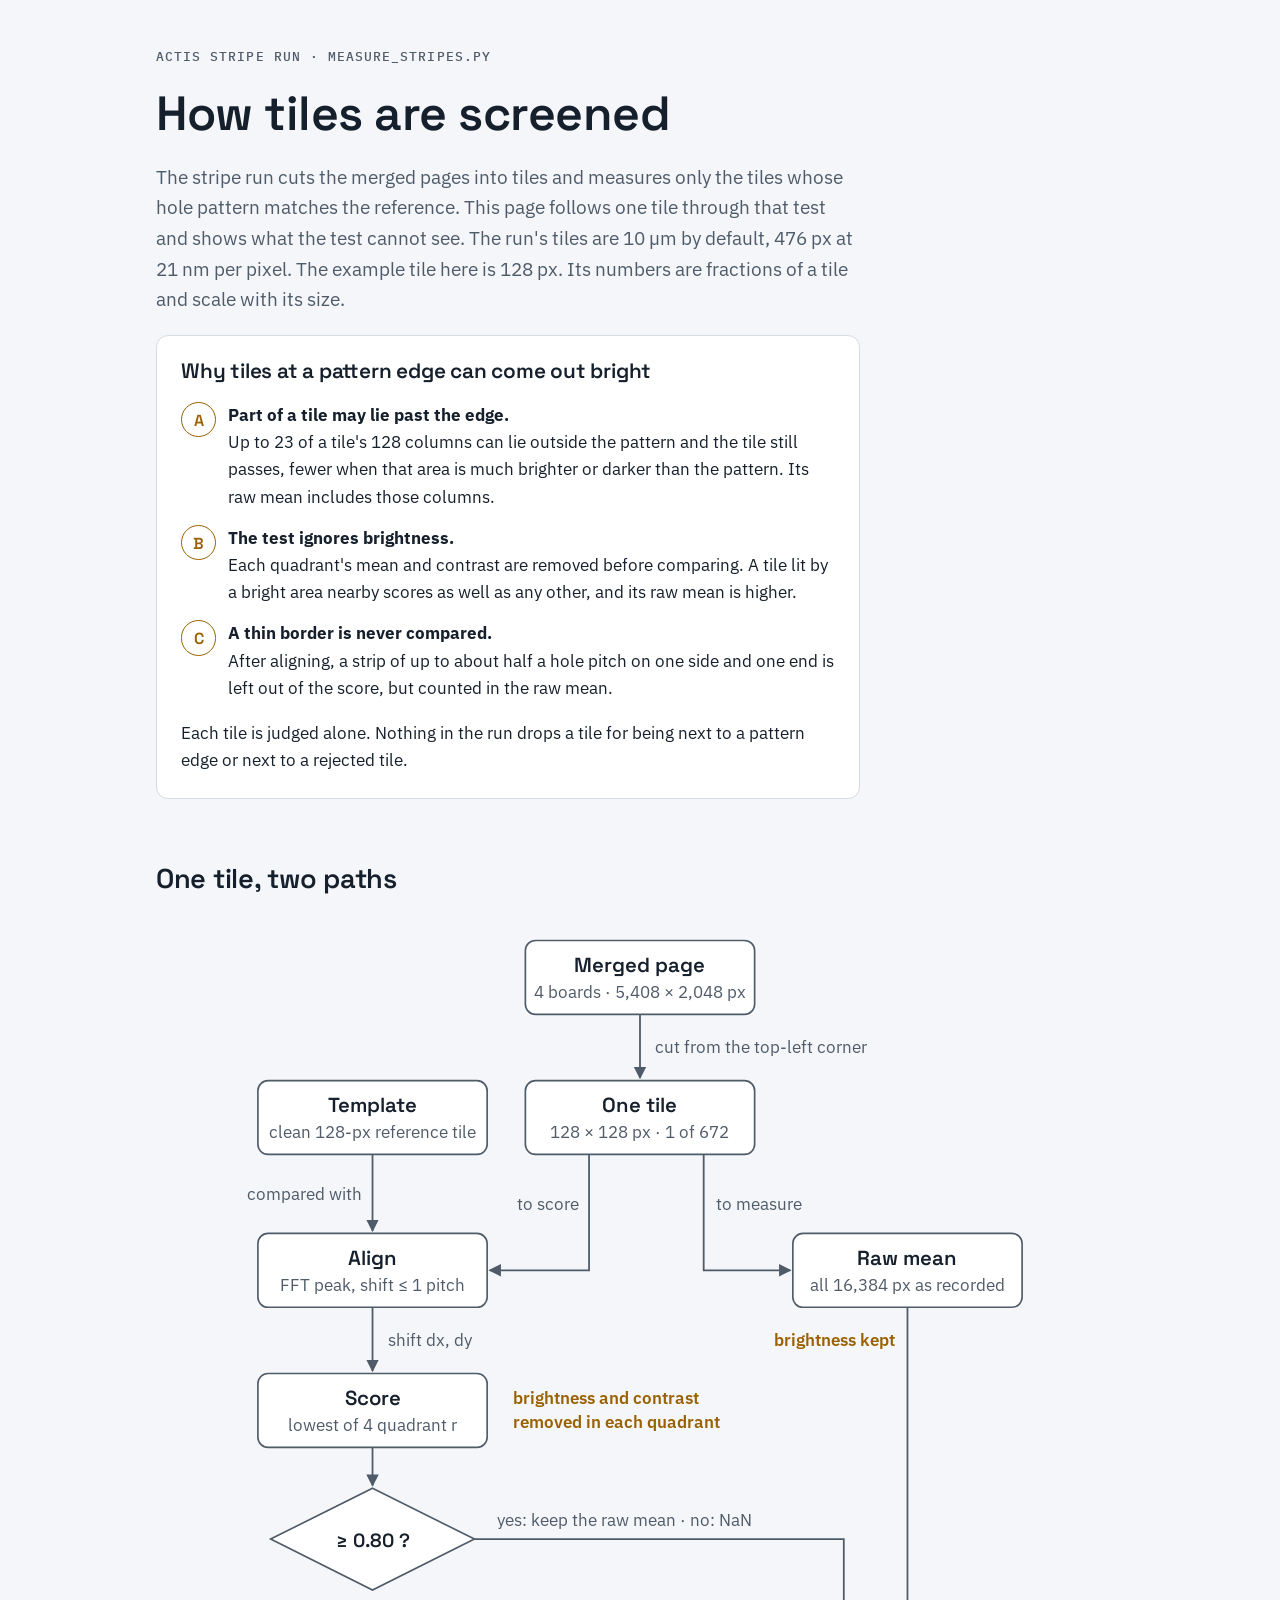
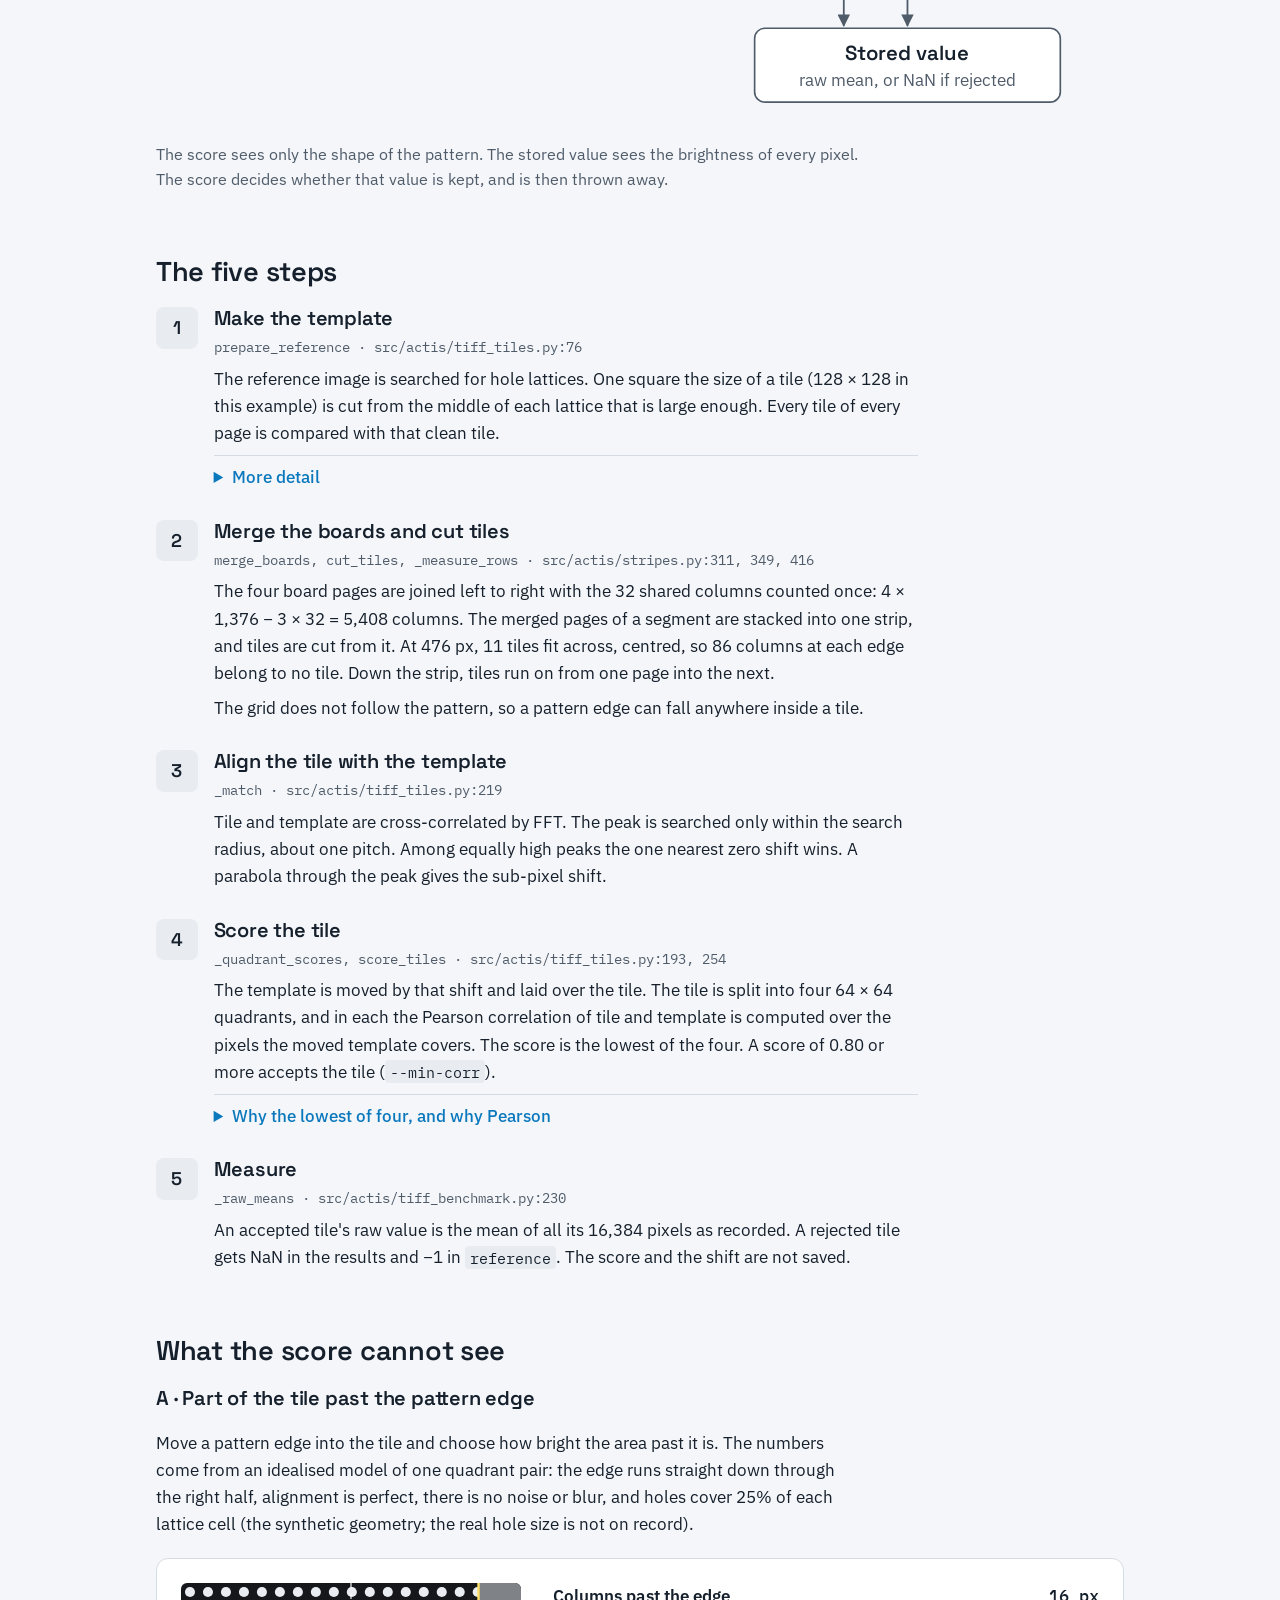
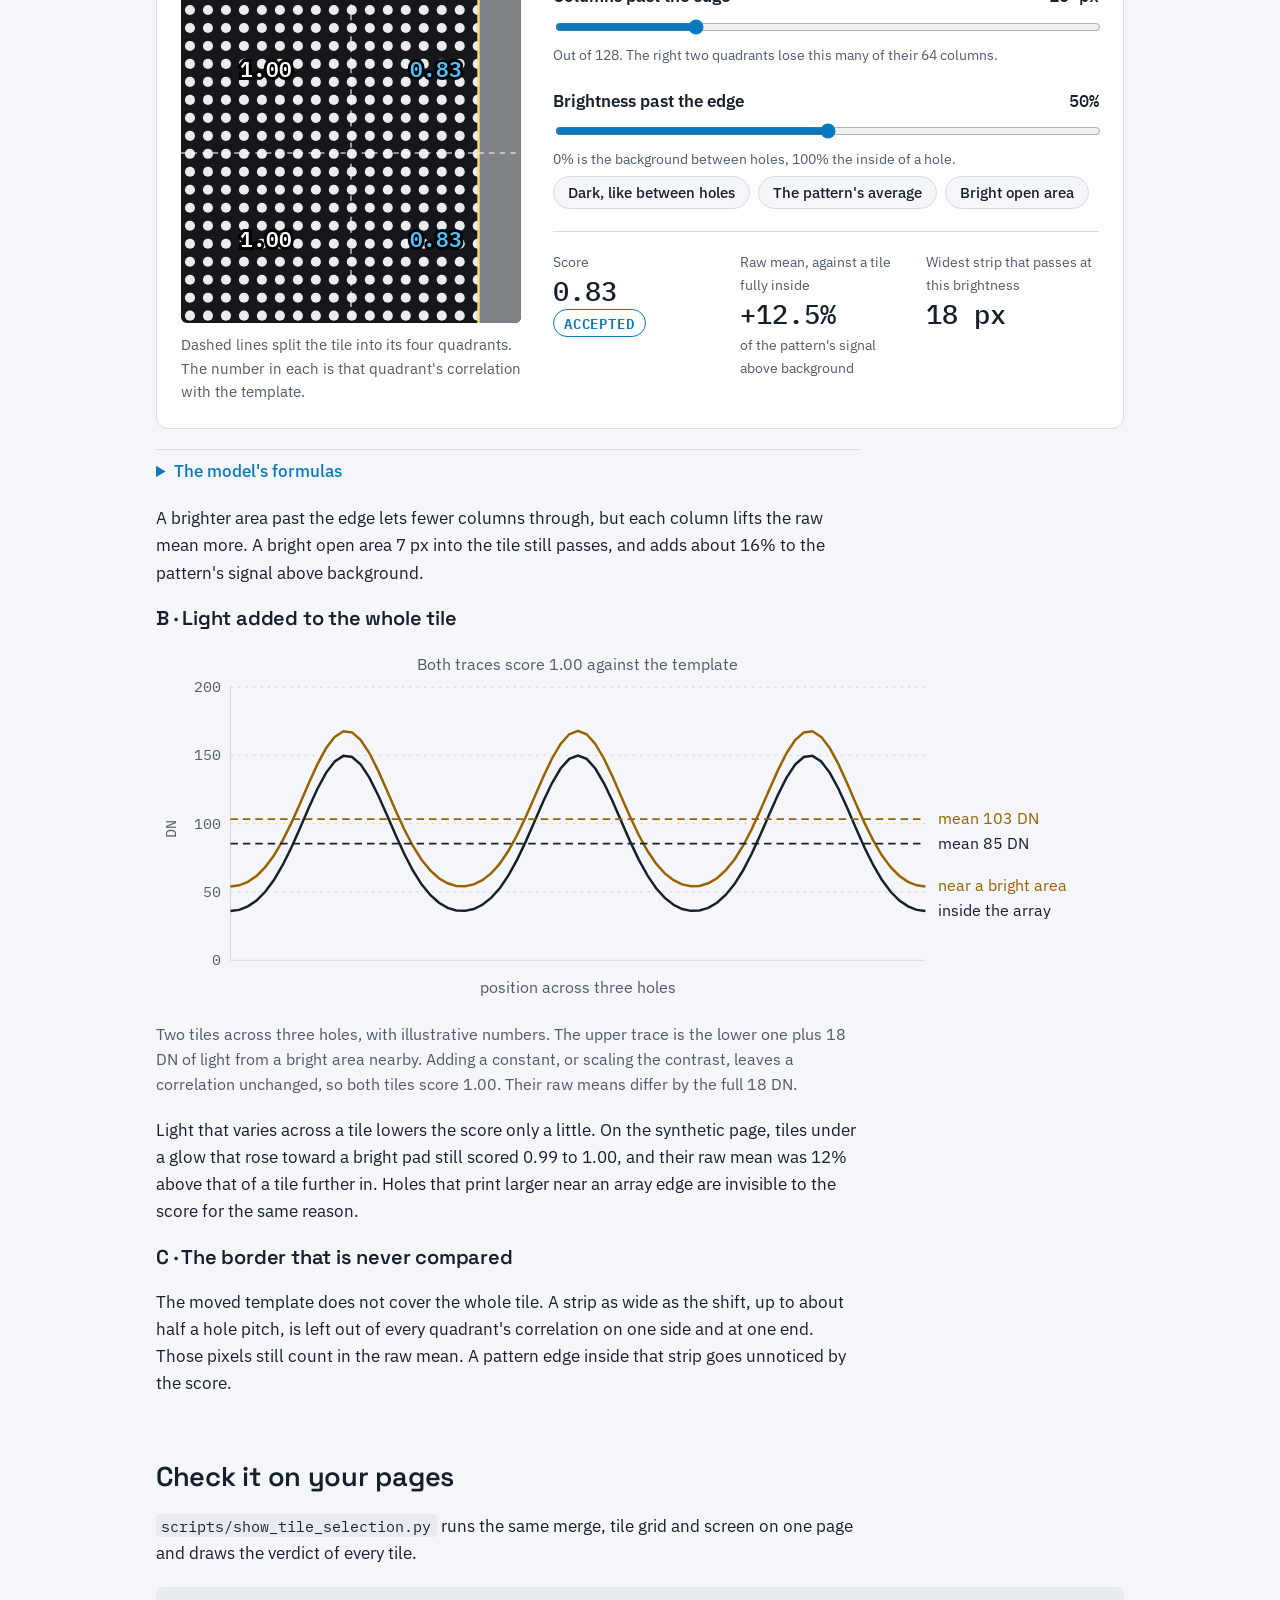
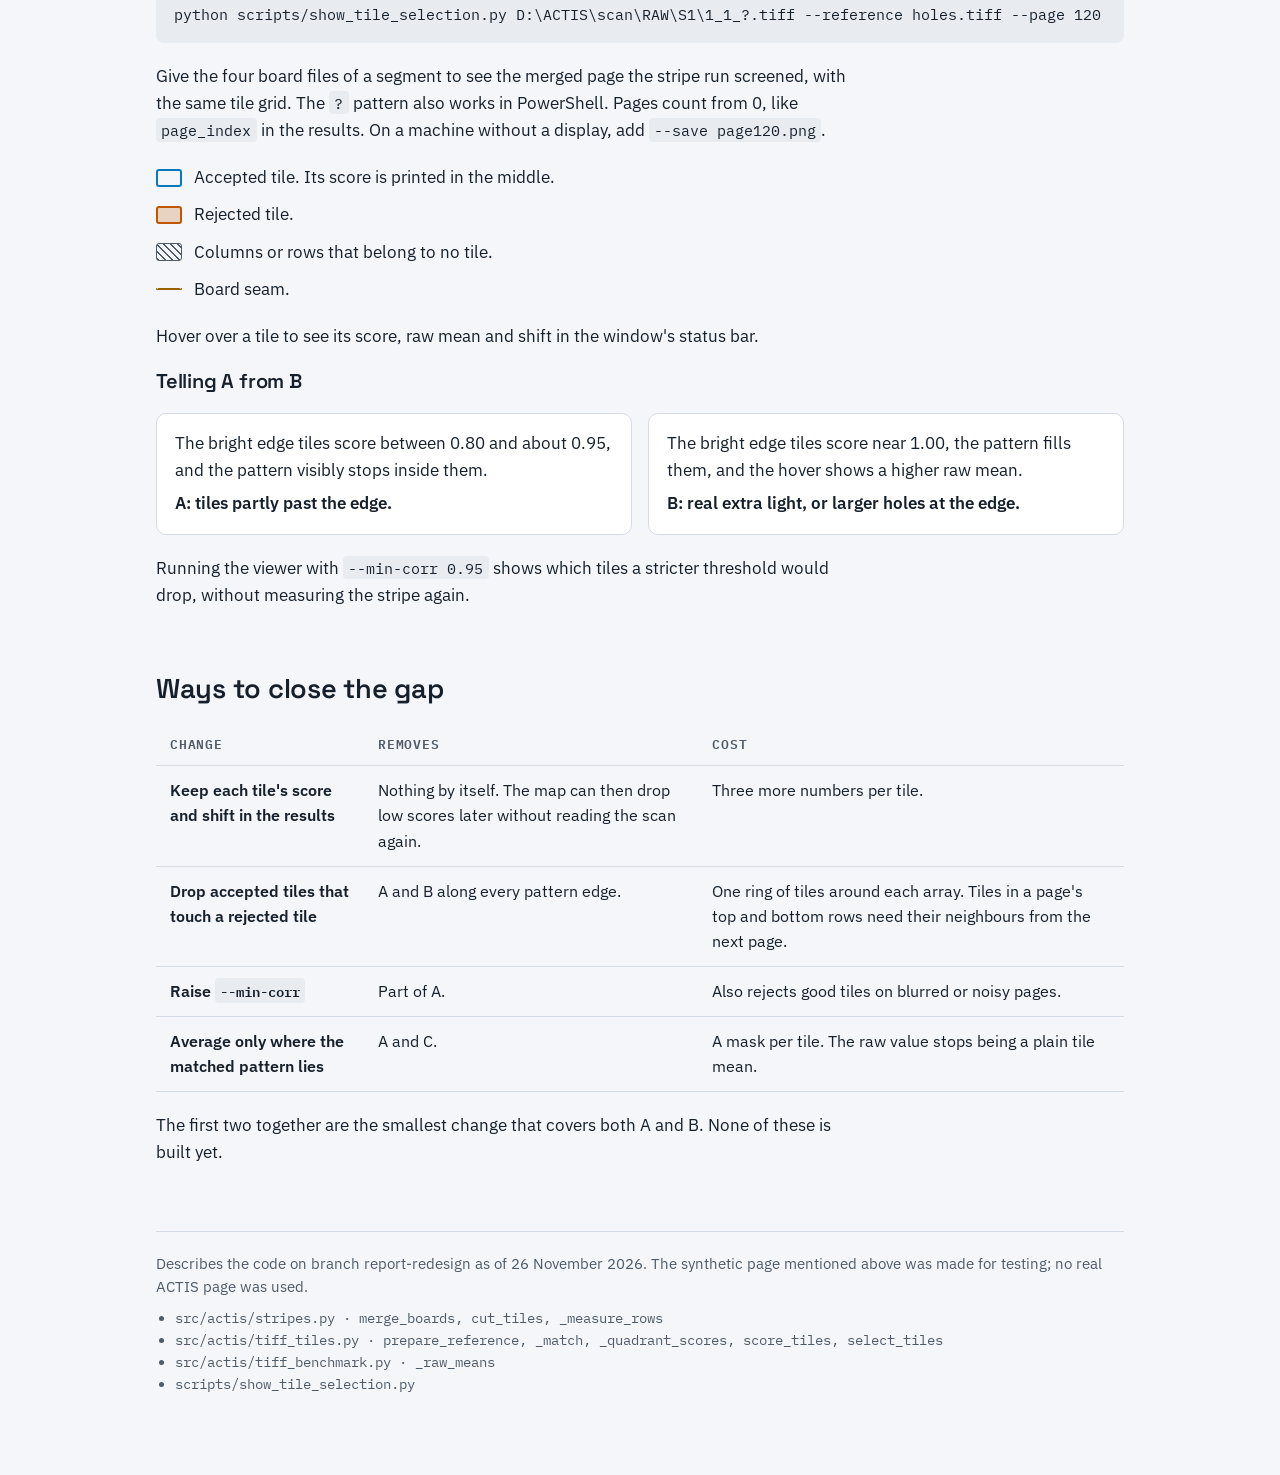
<file: docs/tile-screening.html>
<!doctype html>
<html lang="en">
<head>
<meta charset="utf-8">
<meta name="viewport" content="width=device-width, initial-scale=1, viewport-fit=cover">
<title>ACTIS Tile Screening</title>
<meta name="claude:viewport-fit-sides" content="cover">
<link rel="preconnect" href="https://fonts.googleapis.com">
<link rel="preconnect" href="https://fonts.gstatic.com" crossorigin>
<link rel="stylesheet" href="https://fonts.googleapis.com/css2?family=IBM+Plex+Mono:wght@400;500&family=IBM+Plex+Sans:wght@400;500;600&family=Space+Grotesk:wght@500;600&display=swap">
<style>
/* Layout: one reading column of about 70 characters; diagrams, the tile model and the table widen to 1000 px. */
:root {
  --bg: #f4f6f9; --surface: #ffffff; --ink: #16202c; --muted: #4f5b69; --line: #d6dce4; --code: #e8ecf1;
  --accept: #0a78bd; --reject: #c05600; --glow: #9a6100;
  --display: "Space Grotesk", "Segoe UI", system-ui, sans-serif;
  --text: "IBM Plex Sans", "Segoe UI", system-ui, sans-serif;
  --mono: "IBM Plex Mono", Consolas, "Courier New", monospace;
}
@media (prefers-color-scheme: dark) {
  :root:not([data-theme="light"]) {
    --bg: #0e1217; --surface: #151b23; --ink: #e5eaf0; --muted: #a1acb9; --line: #2b3440; --code: #1b222c;
    --accept: #4cc3ff; --reject: #ff9a3d; --glow: #f2c14e; color-scheme: dark;
  }
}
:root[data-theme="dark"] {
  --bg: #0e1217; --surface: #151b23; --ink: #e5eaf0; --muted: #a1acb9; --line: #2b3440; --code: #1b222c;
  --accept: #4cc3ff; --reject: #ff9a3d; --glow: #f2c14e; color-scheme: dark;
}
* { box-sizing: border-box; }
body { margin: 0; background: var(--bg); color: var(--ink); font: 17px/1.6 var(--text); }
.page {
  max-width: 1000px; margin: 0 auto; padding-block: 48px 80px;
  padding-left: max(16px, env(safe-area-inset-left, 0px));
  padding-right: max(16px, env(safe-area-inset-right, 0px));
  display: grid; gap: 64px;
}
section, header { display: grid; gap: 20px; min-width: 0; }
.col { max-width: 44rem; }
h1, h2, h3 { font-family: var(--display); line-height: 1.15; margin: 0; text-wrap: balance; letter-spacing: -0.01em; }
h1 { font-size: clamp(2.1rem, 5vw, 3rem); font-weight: 600; }
h2 { font-size: 1.7rem; font-weight: 600; }
h3 { font-size: 1.25rem; font-weight: 600; }
p, ul, ol { margin: 0; }
.eyebrow { font: 500 0.82rem/1.4 var(--mono); letter-spacing: 0.08em; text-transform: uppercase; color: var(--muted); }
.lede { font-size: 1.2rem; color: var(--muted); }
code, .mono { font-family: var(--mono); font-size: 0.9em; }
:not(pre) > code { background: var(--code); padding: 0.1em 0.35em; border-radius: 4px; }
pre { margin: 0; background: var(--code); border-radius: 8px; padding: 16px 18px; overflow-x: auto; font: 0.95rem/1.55 var(--mono); }
a { color: var(--accept); }
:focus-visible { outline: 3px solid var(--accept); outline-offset: 3px; }

/* Short answer */
.answer { background: var(--surface); border: 1px solid var(--line); border-radius: 12px; padding: 24px; display: grid; gap: 18px; }
.answer h2 { font-size: 1.3rem; }
.causes { list-style: none; padding: 0; display: grid; gap: 14px; }
.causes li { display: grid; grid-template-columns: 2.2rem 1fr; gap: 12px; align-items: start; }
.letter { font: 600 1rem/2.2rem var(--display); width: 2.2rem; height: 2.2rem; text-align: center; border-radius: 50%; border: 1.5px solid var(--glow); color: var(--glow); }
.causes strong { display: block; }

/* Figures */
figure { margin: 0; display: grid; gap: 12px; min-width: 0; }
figcaption { color: var(--muted); font-size: 0.98rem; max-width: 44rem; }
.scroll { overflow-x: auto; }
svg.diagram { display: block; width: 100%; min-width: 620px; height: auto; }
.diagram text { font-family: var(--text); fill: var(--ink); }
.diagram .box { fill: var(--surface); stroke: var(--muted); stroke-width: 1.3; }
.diagram .title { font-family: var(--display); font-weight: 600; font-size: 16px; }
.diagram .sub { font-size: 13px; fill: var(--muted); }
.diagram .label { font-size: 13px; fill: var(--muted); }
.diagram .note { font-size: 13.5px; fill: var(--glow); font-weight: 600; }
.diagram .wire { fill: none; stroke: var(--muted); stroke-width: 1.4; }
.diagram .head { fill: var(--muted); }
.diagram .axis { stroke: var(--line); stroke-width: 1; fill: none; }
.diagram .tick { font: 12px var(--mono); fill: var(--muted); }

/* Steps */
.steps { list-style: none; padding: 0; display: grid; gap: 28px; counter-reset: step; }
.steps > li { display: grid; grid-template-columns: 2.6rem minmax(0, 1fr); gap: 16px; counter-increment: step; }
.steps > li::before {
  content: counter(step); font: 600 1.15rem/2.6rem var(--display); text-align: center;
  width: 2.6rem; height: 2.6rem; border-radius: 8px; background: var(--code); color: var(--ink);
}
.step { display: grid; gap: 8px; max-width: 44rem; min-width: 0; }
.where { font: 0.88rem/1.4 var(--mono); color: var(--muted); }
details { border-top: 1px solid var(--line); padding-top: 8px; }
summary { cursor: pointer; color: var(--accept); font-weight: 500; }
details[open] summary { margin-bottom: 8px; }
details p + p { margin-top: 8px; }

/* Tile model */
.model { background: var(--surface); border: 1px solid var(--line); border-radius: 12px; padding: 24px; display: grid; grid-template-columns: minmax(0, 340px) minmax(0, 1fr); gap: 32px; align-items: start; }
@media (max-width: 760px) { .model { grid-template-columns: minmax(0, 1fr); } }
#tile { width: 100%; max-width: 340px; height: auto; display: block; border-radius: 6px; }
.tile-key { font-size: 0.92rem; color: var(--muted); margin-top: 10px; }
.controls { display: grid; gap: 22px; min-width: 0; }
.control { display: grid; gap: 6px; }
.control label { font-weight: 600; display: flex; justify-content: space-between; gap: 12px; flex-wrap: wrap; }
.control output { font-family: var(--mono); font-weight: 500; }
.control .hint { font-size: 0.9rem; color: var(--muted); }
input[type="range"] { width: 100%; accent-color: var(--accept); }
.presets { display: flex; flex-wrap: wrap; gap: 8px; }
.presets button {
  font: 500 0.92rem var(--text); color: var(--ink); background: var(--bg); border: 1px solid var(--line);
  border-radius: 999px; padding: 6px 14px; cursor: pointer;
}
.presets button:hover { border-color: var(--accept); }
.readout { display: grid; grid-template-columns: repeat(auto-fit, minmax(150px, 1fr)); gap: 14px; border-top: 1px solid var(--line); padding-top: 18px; }
.readout div { display: grid; gap: 2px; align-content: start; }
.readout .k { font-size: 0.9rem; color: var(--muted); }
.readout .v { font: 500 1.7rem/1.2 var(--mono); font-variant-numeric: tabular-nums; }
.verdict { justify-self: start; font: 600 0.85rem/1 var(--mono); letter-spacing: 0.06em; text-transform: uppercase; padding: 6px 10px; border-radius: 999px; border: 1.5px solid currentColor; }
.verdict.pass { color: var(--accept); }
.verdict.fail { color: var(--reject); }

/* Reading the figure, table */
.keys { list-style: none; padding: 0; display: grid; gap: 10px; }
.keys li { display: grid; grid-template-columns: 1.6rem 1fr; gap: 12px; align-items: center; }
.swatch { width: 1.6rem; height: 1.1rem; border-radius: 3px; }
.sw-accept { border: 2px solid var(--accept); }
.sw-reject { border: 2px solid var(--reject); background: color-mix(in srgb, var(--reject) 22%, transparent); }
.sw-none { border: 1px solid var(--muted); background: repeating-linear-gradient(45deg, var(--muted) 0 1.5px, transparent 1.5px 5px); }
.sw-seam { height: 0; border-top: 2px dashed var(--glow); }
.pair { display: grid; grid-template-columns: repeat(auto-fit, minmax(260px, 1fr)); gap: 16px; }
.case { border: 1px solid var(--line); border-radius: 10px; padding: 16px 18px; display: grid; gap: 6px; background: var(--surface); }
.case .then { font-weight: 600; }
table { border-collapse: collapse; width: 100%; min-width: 640px; font-size: 0.98rem; }
th, td { text-align: left; vertical-align: top; padding: 12px 14px; border-bottom: 1px solid var(--line); }
th { font: 600 0.82rem/1.3 var(--mono); letter-spacing: 0.06em; text-transform: uppercase; color: var(--muted); }
td:first-child { font-weight: 600; }
footer { color: var(--muted); font-size: 0.92rem; border-top: 1px solid var(--line); padding-top: 20px; display: grid; gap: 8px; }
footer ul { padding-left: 1.2rem; font-family: var(--mono); font-size: 0.86rem; }
</style>
</head>
<body>
<main class="page">

<header>
  <p class="eyebrow">ACTIS stripe run · measure_stripes.py</p>
  <h1>How tiles are screened</h1>
  <p class="lede col">The stripe run cuts the merged pages into tiles and measures only the tiles whose hole pattern matches the reference. This page follows one tile through that test and shows what the test cannot see. The run's tiles are 10 µm by default, 476 px at 21 nm per pixel. The example tile here is 128 px. Its numbers are fractions of a tile and scale with its size.</p>

  <div class="answer col" aria-labelledby="why">
    <h2 id="why">Why tiles at a pattern edge can come out bright</h2>
    <ol class="causes">
      <li><span class="letter">A</span><p><strong>Part of a tile may lie past the edge.</strong> Up to 23 of a tile's 128 columns can lie outside the pattern and the tile still passes, fewer when that area is much brighter or darker than the pattern. Its raw mean includes those columns.</p></li>
      <li><span class="letter">B</span><p><strong>The test ignores brightness.</strong> Each quadrant's mean and contrast are removed before comparing. A tile lit by a bright area nearby scores as well as any other, and its raw mean is higher.</p></li>
      <li><span class="letter">C</span><p><strong>A thin border is never compared.</strong> After aligning, a strip of up to about half a hole pitch on one side and one end is left out of the score, but counted in the raw mean.</p></li>
    </ol>
    <p>Each tile is judged alone. Nothing in the run drops a tile for being next to a pattern edge or next to a rejected tile.</p>
  </div>
</header>

<section aria-labelledby="paths">
  <h2 id="paths" class="col">One tile, two paths</h2>
  <figure>
    <div class="scroll">
      <svg class="diagram" viewBox="0 0 760 640" role="img" aria-label="Each tile is scored on its pattern shape with brightness and contrast removed, and separately measured as the mean of every pixel with brightness kept. The score only decides whether the raw mean is stored.">
        <defs>
          <marker id="arrow" viewBox="0 0 10 10" refX="9" refY="5" markerWidth="7" markerHeight="7" orient="auto-start-reverse">
            <path class="head" fill="currentColor" d="M0 0 L10 5 L0 10 z"/>
          </marker>
        </defs>
        <!-- Row 1: merged page -->
        <rect class="box" x="290" y="20" width="180" height="58" rx="8"/>
        <text class="title" x="380" y="45" text-anchor="middle">Merged page</text>
        <text class="sub" x="380" y="65" text-anchor="middle">4 boards · 5,408 × 2,048 px</text>
        <path class="wire" d="M380 78 V128" marker-end="url(#arrow)"/>
        <text class="label" x="392" y="108">cut from the top-left corner</text>
        <!-- Row 2: template and tile -->
        <rect class="box" x="80" y="130" width="180" height="58" rx="8"/>
        <text class="title" x="170" y="155" text-anchor="middle">Template</text>
        <text class="sub" x="170" y="175" text-anchor="middle">clean 128-px reference tile</text>
        <rect class="box" x="290" y="130" width="180" height="58" rx="8"/>
        <text class="title" x="380" y="155" text-anchor="middle">One tile</text>
        <text class="sub" x="380" y="175" text-anchor="middle">128 × 128 px · 1 of 672</text>
        <!-- Branches from the tile -->
        <path class="wire" d="M170 188 V248" marker-end="url(#arrow)"/>
        <text class="label" x="162" y="224" text-anchor="end">compared with</text>
        <path class="wire" d="M340 188 V279 H262" marker-end="url(#arrow)"/>
        <text class="label" x="332" y="232" text-anchor="end">to score</text>
        <path class="wire" d="M430 188 V279 H498" marker-end="url(#arrow)"/>
        <text class="label" x="440" y="232">to measure</text>
        <!-- Row 3: align and raw -->
        <rect class="box" x="80" y="250" width="180" height="58" rx="8"/>
        <text class="title" x="170" y="275" text-anchor="middle">Align</text>
        <text class="sub" x="170" y="295" text-anchor="middle">FFT peak, shift ≤ 1 pitch</text>
        <rect class="box" x="500" y="250" width="180" height="58" rx="8"/>
        <text class="title" x="590" y="275" text-anchor="middle">Raw mean</text>
        <text class="sub" x="590" y="295" text-anchor="middle">all 16,384 px as recorded</text>
        <text class="note" x="580" y="338" text-anchor="end">brightness kept</text>
        <!-- Row 4: score -->
        <path class="wire" d="M170 308 V358" marker-end="url(#arrow)"/>
        <text class="label" x="182" y="338">shift dx, dy</text>
        <rect class="box" x="80" y="360" width="180" height="58" rx="8"/>
        <text class="title" x="170" y="385" text-anchor="middle">Score</text>
        <text class="sub" x="170" y="405" text-anchor="middle">lowest of 4 quadrant r</text>
        <text class="note" x="280" y="384">brightness and contrast</text>
        <text class="note" x="280" y="403">removed in each quadrant</text>
        <!-- Row 5: verdict -->
        <path class="wire" d="M170 418 V448" marker-end="url(#arrow)"/>
        <path class="box" d="M170 450 L250 490 L170 530 L90 490 Z"/>
        <text class="title" x="170" y="496" text-anchor="middle" style="font-size:15px">≥ 0.80 ?</text>
        <path class="wire" d="M250 490 H540 V558" marker-end="url(#arrow)"/>
        <text class="label" x="268" y="480">yes: keep the raw mean · no: NaN</text>
        <!-- Row 6: stored -->
        <path class="wire" d="M590 308 V558" marker-end="url(#arrow)"/>
        <rect class="box" x="470" y="560" width="240" height="58" rx="8"/>
        <text class="title" x="590" y="585" text-anchor="middle">Stored value</text>
        <text class="sub" x="590" y="605" text-anchor="middle">raw mean, or NaN if rejected</text>
      </svg>
    </div>
    <figcaption>The score sees only the shape of the pattern. The stored value sees the brightness of every pixel. The score decides whether that value is kept, and is then thrown away.</figcaption>
  </figure>
</section>

<section aria-labelledby="steps">
  <h2 id="steps" class="col">The five steps</h2>
  <ol class="steps">
    <li><div class="step">
      <h3>Make the template</h3>
      <p class="where">prepare_reference · src/actis/tiff_tiles.py:76</p>
      <p>The reference image is searched for hole lattices. One square the size of a tile (128 × 128 in this example) is cut from the middle of each lattice that is large enough. Every tile of every page is compared with that clean tile.</p>
      <details><summary>More detail</summary>
        <p>A lattice must be at least one tile wide and tall, with at least five pitches across the tile. Several lattices give several templates. Each page tile is scored against all of them and keeps the best.</p>
        <p>The template's mean is removed, a Hann window is applied and its spectrum is computed once. The shift search radius is the longest lattice vector rounded up, at most 32 px. For a 6.6 px pitch that is 7 px.</p>
      </details>
    </div></li>
    <li><div class="step">
      <h3>Merge the boards and cut tiles</h3>
      <p class="where">merge_boards, cut_tiles, _measure_rows · src/actis/stripes.py:311, 349, 416</p>
      <p>The four board pages are joined left to right with the 32 shared columns counted once: 4 × 1,376 − 3 × 32 = 5,408 columns. The merged pages of a segment are stacked into one strip, and tiles are cut from it. At 476 px, 11 tiles fit across, centred, so 86 columns at each edge belong to no tile. Down the strip, tiles run on from one page into the next.</p>
      <p>The grid does not follow the pattern, so a pattern edge can fall anywhere inside a tile.</p>
    </div></li>
    <li><div class="step">
      <h3>Align the tile with the template</h3>
      <p class="where">_match · src/actis/tiff_tiles.py:219</p>
      <p>Tile and template are cross-correlated by FFT. The peak is searched only within the search radius, about one pitch. Among equally high peaks the one nearest zero shift wins. A parabola through the peak gives the sub-pixel shift.</p>
    </div></li>
    <li><div class="step">
      <h3>Score the tile</h3>
      <p class="where">_quadrant_scores, score_tiles · src/actis/tiff_tiles.py:193, 254</p>
      <p>The template is moved by that shift and laid over the tile. The tile is split into four 64 × 64 quadrants, and in each the Pearson correlation of tile and template is computed over the pixels the moved template covers. The score is the lowest of the four. A score of 0.80 or more accepts the tile (<code>--min-corr</code>).</p>
      <details><summary>Why the lowest of four, and why Pearson</summary>
        <p>One correlation over the whole tile would forgive an empty quadrant, because the other three would hold the average up. Taking the lowest makes every quadrant show the pattern. A quadrant with no pattern scores about 0.</p>
        <p>Pearson correlation subtracts each image's mean and divides by its spread. That lets one template work on pages of different exposure and focus. It is also why the score cannot see brightness (B).</p>
      </details>
    </div></li>
    <li><div class="step">
      <h3>Measure</h3>
      <p class="where">_raw_means · src/actis/tiff_benchmark.py:230</p>
      <p>An accepted tile's raw value is the mean of all its 16,384 pixels as recorded. A rejected tile gets NaN in the results and −1 in <code>reference</code>. The score and the shift are not saved.</p>
    </div></li>
  </ol>
</section>

<section aria-labelledby="blind">
  <h2 id="blind" class="col">What the score cannot see</h2>

  <h3 class="col">A · Part of the tile past the pattern edge</h3>
  <p class="col">Move a pattern edge into the tile and choose how bright the area past it is. The numbers come from an idealised model of one quadrant pair: the edge runs straight down through the right half, alignment is perfect, there is no noise or blur, and holes cover 25% of each lattice cell (the synthetic geometry; the real hole size is not on record).</p>

  <div class="model">
    <div>
      <svg id="tile" viewBox="0 0 128 128" role="img" aria-label="A 128-pixel tile of bright holes split into four quadrants, with the score of each quadrant. A strip at the right lies past the pattern edge."></svg>
      <p class="tile-key">Dashed lines split the tile into its four quadrants. The number in each is that quadrant's correlation with the template.</p>
    </div>
    <div class="controls">
      <div class="control">
        <label for="cols">Columns past the edge <output id="cols-out" for="cols">16 px</output></label>
        <input id="cols" type="range" min="0" max="64" step="1" value="16">
        <span class="hint">Out of 128. The right two quadrants lose this many of their 64 columns.</span>
      </div>
      <div class="control">
        <label for="level">Brightness past the edge <output id="level-out" for="level">50%</output></label>
        <input id="level" type="range" min="0" max="100" step="5" value="50">
        <span class="hint">0% is the background between holes, 100% the inside of a hole.</span>
        <div class="presets" role="group" aria-label="Brightness presets">
          <button type="button" data-level="0">Dark, like between holes</button>
          <button type="button" data-level="25">The pattern's average</button>
          <button type="button" data-level="100">Bright open area</button>
        </div>
      </div>
      <div class="readout" aria-live="polite">
        <div><span class="k">Score</span><span class="v" id="score">0.83</span><span class="verdict pass" id="verdict">Accepted</span></div>
        <div><span class="k">Raw mean, against a tile fully inside</span><span class="v" id="raw">+12.5%</span><span class="k">of the pattern's signal above background</span></div>
        <div><span class="k">Widest strip that passes at this brightness</span><span class="v" id="widest">18 px</span></div>
      </div>
    </div>
  </div>

  <div class="col">
    <details><summary>The model's formulas</summary>
      <p>A quadrant whose fraction <span class="mono">f</span> shows the pattern, with the rest flat at level <span class="mono">c</span>, correlates with the template as <span class="mono">r = √f / √(1 + (1 − f) d²)</span>, where <span class="mono">d = (c − μ) / σ</span> is how far the flat area is from the pattern's mean, in units of the pattern's pixel spread. With holes covering a fraction <span class="mono">a</span> of the cell, <span class="mono">d = (t − a) / √(a (1 − a))</span> for brightness <span class="mono">t</span> on the 0–100% scale above.</p>
      <p>At the pattern's average brightness <span class="mono">d = 0</span> and <span class="mono">r = √f</span>, so 0.80 passes down to <span class="mono">f = 0.64</span>: 23 of 64 columns past the edge. The raw mean of the tile moves by <span class="mono">(k / 128)(t − a) / a</span> of the pattern's signal above background, for <span class="mono">k</span> columns past the edge.</p>
      <p>On a synthetic page with blur and noise, tiles with 12 px past the edge into a dark area scored 0.82 to 0.90. The model gives 0.87.</p>
    </details>
  </div>
  <p class="col">A brighter area past the edge lets fewer columns through, but each column lifts the raw mean more. A bright open area 7 px into the tile still passes, and adds about 16% to the pattern's signal above background.</p>

  <h3 class="col">B · Light added to the whole tile</h3>
  <figure>
    <div class="scroll">
      <svg class="diagram" viewBox="0 0 780 290" role="img" aria-label="Two intensity traces across three holes. One is the other raised by 18 DN. Both score 1.00 against the template, while their means are 85 and 103 DN.">
        <text class="label" x="340" y="16" text-anchor="middle">Both traces score 1.00 against the template</text>
        <path class="axis" d="M60 30 V250 H620"/>
        <path class="axis" d="M60 195 H620 M60 140 H620 M60 85 H620 M60 30 H620" stroke-dasharray="2 4"/>
        <text class="tick" x="52" y="254" text-anchor="end">0</text>
        <text class="tick" x="52" y="199" text-anchor="end">50</text>
        <text class="tick" x="52" y="144" text-anchor="end">100</text>
        <text class="tick" x="52" y="89" text-anchor="end">150</text>
        <text class="tick" x="52" y="34" text-anchor="end">200</text>
        <text class="tick" x="16" y="144" text-anchor="middle" transform="rotate(-90 16 144)">DN</text>
        <text class="label" x="340" y="276" text-anchor="middle">position across three holes</text>
        <polyline fill="none" stroke="currentColor" stroke-width="2" style="color: var(--ink)" points="60.0,210.3 67.0,209.4 74.0,206.6 81.0,201.9 88.0,194.8 95.0,185.4 102.0,173.4 109.0,159.3 116.0,143.6 123.0,127.4 130.0,112.0 137.0,99.0 144.0,89.8 151.0,85.3 158.0,86.2 165.0,92.3 172.0,103.0 179.0,117.0 186.0,132.8 193.0,148.9 200.0,164.2 207.0,177.7 214.0,188.8 221.0,197.4 228.0,203.7 235.0,207.8 242.0,209.9 249.0,210.2 256.0,208.7 263.0,205.3 270.0,199.8 277.0,192.0 284.0,181.6 291.0,168.9 298.0,154.2 305.0,138.2 312.0,122.1 319.0,107.4 326.0,95.5 333.0,87.7 340.0,85.0 347.0,87.7 354.0,95.5 361.0,107.4 368.0,122.1 375.0,138.2 382.0,154.2 389.0,168.9 396.0,181.6 403.0,192.0 410.0,199.8 417.0,205.3 424.0,208.7 431.0,210.2 438.0,209.9 445.0,207.8 452.0,203.7 459.0,197.4 466.0,188.8 473.0,177.7 480.0,164.2 487.0,148.9 494.0,132.8 501.0,117.0 508.0,103.0 515.0,92.3 522.0,86.2 529.0,85.3 536.0,89.8 543.0,99.0 550.0,112.0 557.0,127.4 564.0,143.6 571.0,159.3 578.0,173.4 585.0,185.4 592.0,194.8 599.0,201.9 606.0,206.6 613.0,209.4 620.0,210.3"/>
        <polyline fill="none" stroke="currentColor" stroke-width="2" style="color: var(--glow)" points="60.0,190.5 67.0,189.6 74.0,186.8 81.0,182.1 88.0,175.0 95.0,165.6 102.0,153.6 109.0,139.5 116.0,123.8 123.0,107.6 130.0,92.2 137.0,79.2 144.0,70.0 151.0,65.5 158.0,66.4 165.0,72.5 172.0,83.2 179.0,97.2 186.0,113.0 193.0,129.1 200.0,144.4 207.0,157.9 214.0,169.0 221.0,177.6 228.0,183.9 235.0,188.0 242.0,190.1 249.0,190.4 256.0,188.9 263.0,185.5 270.0,180.0 277.0,172.2 284.0,161.8 291.0,149.1 298.0,134.4 305.0,118.4 312.0,102.3 319.0,87.6 326.0,75.7 333.0,67.9 340.0,65.2 347.0,67.9 354.0,75.7 361.0,87.6 368.0,102.3 375.0,118.4 382.0,134.4 389.0,149.1 396.0,161.8 403.0,172.2 410.0,180.0 417.0,185.5 424.0,188.9 431.0,190.4 438.0,190.1 445.0,188.0 452.0,183.9 459.0,177.6 466.0,169.0 473.0,157.9 480.0,144.4 487.0,129.1 494.0,113.0 501.0,97.2 508.0,83.2 515.0,72.5 522.0,66.4 529.0,65.5 536.0,70.0 543.0,79.2 550.0,92.2 557.0,107.6 564.0,123.8 571.0,139.5 578.0,153.6 585.0,165.6 592.0,175.0 599.0,182.1 606.0,186.8 613.0,189.6 620.0,190.5"/>
        <path d="M60 156.1 H620" fill="none" stroke="currentColor" stroke-width="1.4" stroke-dasharray="6 4" style="color: var(--ink)"/>
        <path d="M60 136.3 H620" fill="none" stroke="currentColor" stroke-width="1.4" stroke-dasharray="6 4" style="color: var(--glow)"/>
        <text class="label" x="630" y="140" style="fill: var(--glow)">mean 103 DN</text>
        <text class="label" x="630" y="160" style="fill: var(--ink)">mean 85 DN</text>
        <text class="label" x="630" y="194" style="fill: var(--glow)">near a bright area</text>
        <text class="label" x="630" y="214" style="fill: var(--ink)">inside the array</text>
      </svg>
    </div>
    <figcaption>Two tiles across three holes, with illustrative numbers. The upper trace is the lower one plus 18 DN of light from a bright area nearby. Adding a constant, or scaling the contrast, leaves a correlation unchanged, so both tiles score 1.00. Their raw means differ by the full 18 DN.</figcaption>
  </figure>
  <p class="col">Light that varies across a tile lowers the score only a little. On the synthetic page, tiles under a glow that rose toward a bright pad still scored 0.99 to 1.00, and their raw mean was 12% above that of a tile further in. Holes that print larger near an array edge are invisible to the score for the same reason.</p>

  <h3 class="col">C · The border that is never compared</h3>
  <p class="col">The moved template does not cover the whole tile. A strip as wide as the shift, up to about half a hole pitch, is left out of every quadrant's correlation on one side and at one end. Those pixels still count in the raw mean. A pattern edge inside that strip goes unnoticed by the score.</p>
</section>

<section aria-labelledby="check">
  <h2 id="check" class="col">Check it on your pages</h2>
  <p class="col"><code>scripts/show_tile_selection.py</code> runs the same merge, tile grid and screen on one page and draws the verdict of every tile.</p>
  <pre>python scripts/show_tile_selection.py D:\ACTIS\scan\RAW\S1\1_1_?.tiff --reference holes.tiff --page 120</pre>
  <p class="col">Give the four board files of a segment to see the merged page the stripe run screened, with the same tile grid. The <code>?</code> pattern also works in PowerShell. Pages count from 0, like <code>page_index</code> in the results. On a machine without a display, add <code>--save page120.png</code>.</p>
  <ul class="keys col">
    <li><span class="swatch sw-accept"></span><span>Accepted tile. Its score is printed in the middle.</span></li>
    <li><span class="swatch sw-reject"></span><span>Rejected tile.</span></li>
    <li><span class="swatch sw-none"></span><span>Columns or rows that belong to no tile.</span></li>
    <li><span class="swatch sw-seam"></span><span>Board seam.</span></li>
  </ul>
  <p class="col">Hover over a tile to see its score, raw mean and shift in the window's status bar.</p>
  <h3 class="col">Telling A from B</h3>
  <div class="pair">
    <div class="case">
      <span>The bright edge tiles score between 0.80 and about 0.95, and the pattern visibly stops inside them.</span>
      <span class="then">A: tiles partly past the edge.</span>
    </div>
    <div class="case">
      <span>The bright edge tiles score near 1.00, the pattern fills them, and the hover shows a higher raw mean.</span>
      <span class="then">B: real extra light, or larger holes at the edge.</span>
    </div>
  </div>
  <p class="col">Running the viewer with <code>--min-corr 0.95</code> shows which tiles a stricter threshold would drop, without measuring the stripe again.</p>
</section>

<section aria-labelledby="fixes">
  <h2 id="fixes" class="col">Ways to close the gap</h2>
  <div class="scroll">
    <table>
      <thead><tr><th>Change</th><th>Removes</th><th>Cost</th></tr></thead>
      <tbody>
        <tr><td>Keep each tile's score and shift in the results</td><td>Nothing by itself. The map can then drop low scores later without reading the scan again.</td><td>Three more numbers per tile.</td></tr>
        <tr><td>Drop accepted tiles that touch a rejected tile</td><td>A and B along every pattern edge.</td><td>One ring of tiles around each array. Tiles in a page's top and bottom rows need their neighbours from the next page.</td></tr>
        <tr><td>Raise <code>--min-corr</code></td><td>Part of A.</td><td>Also rejects good tiles on blurred or noisy pages.</td></tr>
        <tr><td>Average only where the matched pattern lies</td><td>A and C.</td><td>A mask per tile. The raw value stops being a plain tile mean.</td></tr>
      </tbody>
    </table>
  </div>
  <p class="col">The first two together are the smallest change that covers both A and B. None of these is built yet.</p>
</section>

<footer>
  <p>Describes the code on branch report-redesign as of 26 November 2026. The synthetic page mentioned above was made for testing; no real ACTIS page was used.</p>
  <ul>
    <li>src/actis/stripes.py · merge_boards, cut_tiles, _measure_rows</li>
    <li>src/actis/tiff_tiles.py · prepare_reference, _match, _quadrant_scores, score_tiles, select_tiles</li>
    <li>src/actis/tiff_benchmark.py · _raw_means</li>
    <li>scripts/show_tile_selection.py</li>
  </ul>
</footer>

</main>
<script>
(() => {
  const AREA = 0.25;                                  // holes' share of a lattice cell
  const SPREAD = Math.sqrt(AREA * (1 - AREA));        // pixel spread, in units of the hole step
  const MIN_CORR = 0.80;
  const PITCH = 6.77, RADIUS = 1.9;                   // px, synthetic geometry
  const GROUND = [21, 23, 27], HOLE = [233, 237, 242];
  const ns = "http://www.w3.org/2000/svg";
  const $ = (id) => document.getElementById(id);
  const cols = $("cols"), level = $("level"), tile = $("tile");

  function quadrant(k, t) {
    const f = (64 - k) / 64;
    if (f <= 0) return 0;
    const d = (t - AREA) / SPREAD;
    return Math.sqrt(f) / Math.sqrt(1 + (1 - f) * d * d);
  }
  function widest(t) {
    let k = 0;
    while (k < 64 && quadrant(k + 1, t) >= MIN_CORR) k++;
    return k;
  }
  function make(tag, attrs, parent) {
    const el = document.createElementNS(ns, tag);
    for (const [key, value] of Object.entries(attrs)) el.setAttribute(key, value);
    parent.appendChild(el);
    return el;
  }
  const mix = (t) => `rgb(${GROUND.map((g, i) => Math.round(g + t * (HOLE[i] - g))).join(",")})`;

  // The tile: dark ground, bright holes, a strip past the edge, quadrant lines and labels.
  make("rect", { x: 0, y: 0, width: 128, height: 128, fill: mix(0) }, tile);
  const holes = make("g", { fill: mix(1) }, tile);
  for (let y = PITCH / 2; y < 128; y += PITCH)
    for (let x = PITCH / 2; x < 128; x += PITCH) make("circle", { cx: x.toFixed(2), cy: y.toFixed(2), r: RADIUS }, holes);
  const strip = make("rect", { x: 128, y: 0, width: 0, height: 128, fill: mix(0.5) }, tile);
  const edge = make("line", { x1: 128, y1: 0, x2: 128, y2: 128, stroke: "#ffe066", "stroke-width": 0.9 }, tile);
  const guide = { stroke: "#ffffff", "stroke-opacity": 0.7, "stroke-width": 0.6, "stroke-dasharray": "2 2" };
  make("line", { x1: 64, y1: 0, x2: 64, y2: 128, ...guide }, tile);
  make("line", { x1: 0, y1: 64, x2: 128, y2: 64, ...guide }, tile);
  const label = (x, y) => make("text", {
    x, y, "text-anchor": "middle", "dominant-baseline": "central", "font-size": 8, "font-weight": 600,
    fill: "#ffffff", stroke: "#000000", "stroke-width": 2.2, "paint-order": "stroke",
    "font-family": "IBM Plex Mono, Consolas, monospace",
  }, tile);
  const left = [label(32, 32), label(32, 96)], right = [label(96, 32), label(96, 96)];

  function update() {
    const k = Number(cols.value), t = Number(level.value) / 100;
    const r = quadrant(k, t), pass = r >= MIN_CORR;
    $("cols-out").textContent = `${k} px`;
    $("level-out").textContent = `${level.value}%`;
    strip.setAttribute("x", 128 - k);
    strip.setAttribute("width", k);
    strip.setAttribute("fill", mix(t));
    edge.setAttribute("x1", 128 - k);
    edge.setAttribute("x2", 128 - k);
    edge.setAttribute("visibility", k ? "visible" : "hidden");
    for (const el of left) { el.textContent = "1.00"; el.setAttribute("fill", "#ffffff"); }
    for (const el of right) { el.textContent = r.toFixed(2); el.setAttribute("fill", k ? (pass ? "#4cc3ff" : "#ff9a3d") : "#ffffff"); }
    $("score").textContent = Math.min(1, r).toFixed(2);
    const verdict = $("verdict");
    verdict.textContent = pass ? "Accepted" : "Rejected";
    verdict.className = `verdict ${pass ? "pass" : "fail"}`;
    const shift = (k / 128) * (t - AREA) / AREA * 100;
    const sign = shift > 0.05 ? "+" : shift < -0.05 ? "−" : "";
    $("raw").textContent = `${sign}${Math.abs(shift).toFixed(1)}%`;
    $("widest").textContent = `${widest(t)} px`;
  }
  cols.addEventListener("input", update);
  level.addEventListener("input", update);
  for (const button of document.querySelectorAll("[data-level]"))
    button.addEventListener("click", () => { level.value = button.dataset.level; update(); });
  update();
})();
</script>
</body>
</html>
</file>
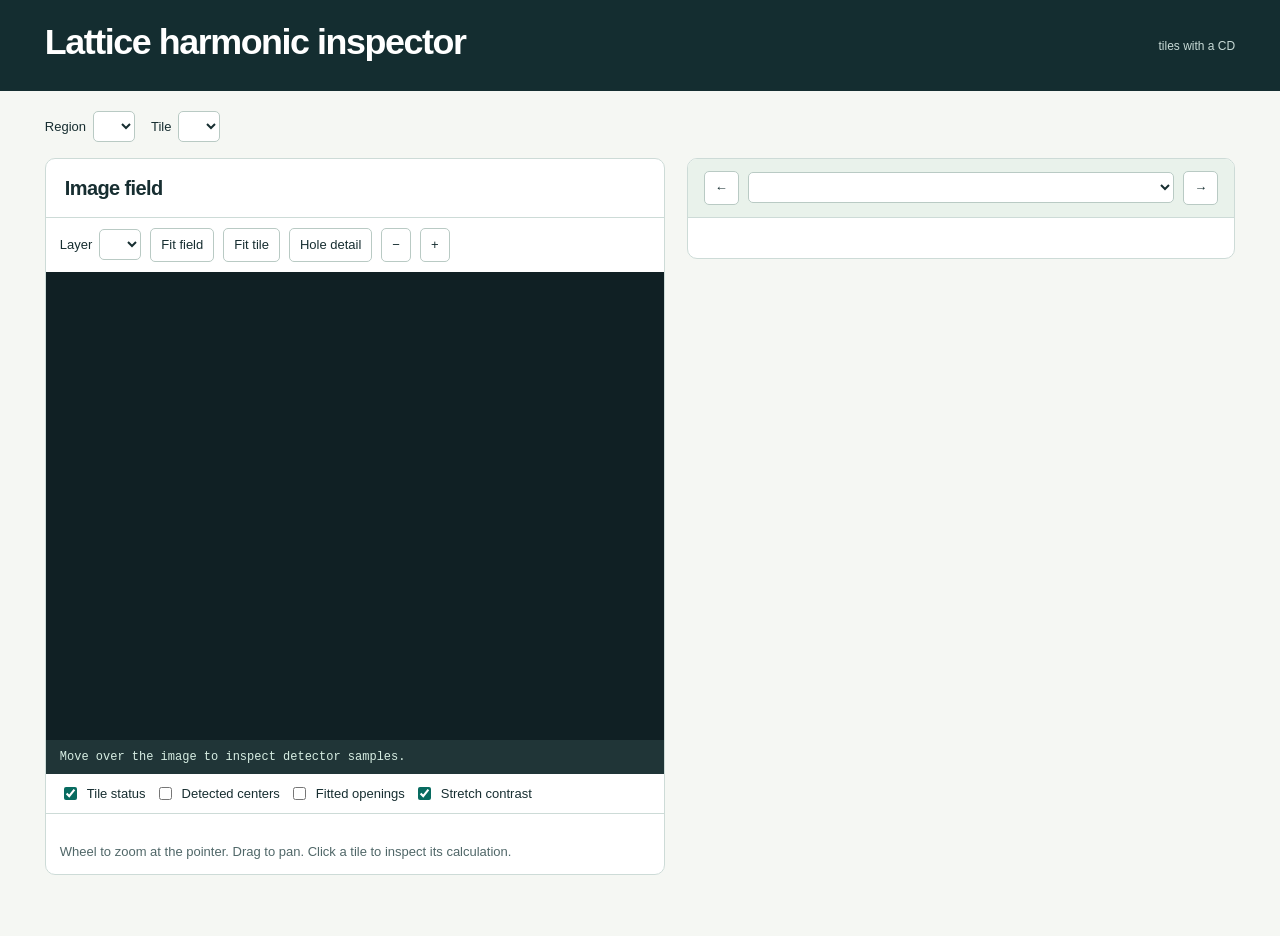
<file: scripts/harmonic_view.html>
<!DOCTYPE html>
<html lang="en"><head><meta charset="utf-8"><meta name="viewport" content="width=device-width,initial-scale=1">
<title>Lattice harmonic inspector</title>
<style>
:root{color-scheme:light;--ink:#172e31;--mute:#506768;--line:#cddbd7;--teal:#086b60;--paper:#f5f7f3;--mint:#b7ecd3;--amber:#f2bc72}
*{box-sizing:border-box}body{margin:0;background:var(--paper);color:var(--ink);font:15px/1.5 "Segoe UI",Arial,sans-serif}
header{background:#142d30;color:white;padding:22px clamp(18px,3.5vw,62px);display:flex;align-items:center;justify-content:space-between;gap:20px}
h1,h2,h3,p{margin:0}h1{font-size:clamp(23px,2.8vw,38px);line-height:1.15;letter-spacing:-.04em;font-weight:600}
header p{color:#b7cdca;font-size:14px;margin-top:6px}header strong{display:block;font-size:24px;color:var(--mint);font-weight:600;white-space:nowrap}
header .count{text-align:right;font-size:12px;color:#c7dad6}
main{max-width:1900px;margin:auto;padding:20px clamp(14px,3.5vw,62px) 48px}
button,select,input{font:inherit;color:inherit}button,select{background:white;border:1px solid #b9cac4;border-radius:5px;padding:6px 10px}
button{cursor:pointer}button:hover:not(:disabled),select:hover{border-color:var(--teal)}button:disabled{opacity:.45;cursor:default}
button:focus-visible,select:focus-visible,input:focus-visible,canvas:focus-visible{outline:3px solid #27a87d;outline-offset:2px}
.selectors,.tools,.nav,.labels,.between{display:flex;align-items:center;flex-wrap:wrap;gap:9px}.selectors{gap:16px;padding-bottom:16px}
label{display:inline-flex;align-items:center;gap:7px}.selectors label,.tools,.labels,.nav{font-size:13px}
.layout{display:grid;grid-template-columns:minmax(0,1.13fr) minmax(0,1fr);gap:22px;align-items:start}
.viewer,.calculation{min-width:0;border:1px solid var(--line);border-radius:10px;overflow:hidden;background:#fff}
.viewer{position:sticky;top:12px}.block{padding:16px 19px}.between{justify-content:space-between}h2{font-size:20px;line-height:1.3;letter-spacing:-.03em}
h3{font-size:15px;letter-spacing:-.01em;margin:17px 0 5px}.tools{padding:10px 14px;border-top:1px solid var(--line)}
.tools select{max-width:100%}.viewport{position:relative;background:#102024}.viewport canvas{display:block;width:100%;height:clamp(280px,52vh,650px);touch-action:none;cursor:crosshair}
.readout{padding:8px 14px;background:#203537;color:#d7eee3;font:12px/1.5 Consolas,monospace;min-height:34px}
.labels{padding:10px 14px;border-bottom:1px solid var(--line)}input{accent-color:var(--teal)}.hint,.small{color:var(--mute);font-size:13px}
.hint{padding:8px 14px 12px}.nav{padding:12px 16px;background:#e9f2eb;border-bottom:1px solid var(--line);justify-content:space-between}
.nav select{flex:1;min-width:0;font-weight:600;background:#fff}.body{padding:20px}.body>p{margin-top:8px;color:#435958}.body h2{font-size:24px}
.facts{display:grid;grid-template-columns:repeat(auto-fit,minmax(126px,1fr));gap:1px;background:var(--line);border:1px solid var(--line);border-radius:6px;overflow:hidden;margin:14px 0}
.fact{padding:9px 11px;background:#f7faf7;min-width:0;overflow-wrap:anywhere}.fact span{display:block;font-size:12px;color:var(--mute)}.fact b{font:600 15px/1.5 Consolas,monospace}
.formula{background:#f2f6f4;padding:10px 12px;border-left:3px solid #37917e;font:13px/1.65 Consolas,monospace;margin:12px 0;overflow-wrap:anywhere;white-space:pre-line}
.note{margin-top:12px;padding:10px 12px;border-left:3px solid #bb772d;background:#fff4e4}
.result{color:var(--teal);font:600 32px/1.15 "Segoe UI",sans-serif;letter-spacing:-.04em;margin-top:12px}
details{margin-top:13px;border-top:1px solid var(--line);padding-top:9px}summary{cursor:pointer;font-weight:600;font-size:14px}
.scroll{max-height:350px;overflow:auto;margin:8px 0}table{border-collapse:collapse;width:100%;font-variant-numeric:tabular-nums;font-size:12px}
td,th{text-align:right;white-space:nowrap;padding:5px 7px;border-bottom:1px solid #e1e9e5}td:first-child,th:first-child{text-align:left}
th{position:sticky;top:0;background:#edf3ef;font-weight:600}tr.selected td{background:#d5f0e4}
.plot{display:block;width:100%;background:#f4f8f5;border:1px solid var(--line);border-radius:5px;margin:8px 0}
#spectrum{display:block;background:#17282b;width:min(100%,390px);aspect-ratio:1;margin:10px auto;cursor:crosshair}
.legend{font-size:13px;color:#3c5352}.swatch{display:inline-block;width:9px;height:9px;border-radius:50%;margin:0 4px 0 9px}
.stop{color:#885214}.pass{color:var(--teal)}.footer{margin-top:13px;font-size:13px;color:var(--mute)}
@media(max-width:970px){.layout{grid-template-columns:1fr}.viewer{position:static}.viewport canvas{height:46vh;min-height:250px}}
@media(max-width:550px){header{padding:16px;align-items:start}.selectors{gap:8px}.body,.block{padding:14px}.layout{gap:12px}main{padding:12px}.nav{padding:9px}.selectors select{max-width:175px}}
</style></head><body>
<header><div><h1>Lattice harmonic inspector</h1><p id="source"></p></div><div class="count"><strong id="yield"></strong>tiles with a CD</div></header>
<main><div class="selectors">
<label>Region <select id="region"></select></label><label>Tile <select id="tile"></select></label>
<span id="selection" class="small" aria-live="polite"></span></div>
<div class="layout"><section class="viewer" aria-label="Native image viewer">
<div class="block between"><h2>Image field</h2><span class="small" id="scale"></span></div>
<div class="tools"><label>Layer <select id="layer"></select></label><button id="field">Fit field</button><button id="focus">Fit tile</button><button id="detail">Hole detail</button><button id="out" aria-label="Zoom out">−</button><button id="in" aria-label="Zoom in">+</button></div>
<div class="viewport"><canvas id="fieldview" tabindex="0" aria-label="Interactive native image. Use arrows to pan and plus or minus to zoom."></canvas></div>
<div id="probe" class="readout">Move over the image to inspect detector samples.</div>
<div class="labels"><label><input type="checkbox" id="boxes" checked>Tile status</label><label><input type="checkbox" id="sites">Detected centers</label><label><input type="checkbox" id="outlines">Fitted openings</label><label><input type="checkbox" id="stretch" checked>Stretch contrast</label></div>
<p class="hint" id="layerhint"></p><p class="hint">Wheel to zoom at the pointer. Drag to pan. Click a tile to inspect its calculation.</p>
</section><section class="calculation" aria-label="Calculation walkthrough">
<div class="nav"><button id="prev" aria-label="Previous step">←</button><select id="stage" aria-label="Calculation step"></select><button id="next" aria-label="Next step">→</button></div>
<article class="body" id="walk"></article></section></div>
<p class="footer" id="foot"></p></main>
</file>
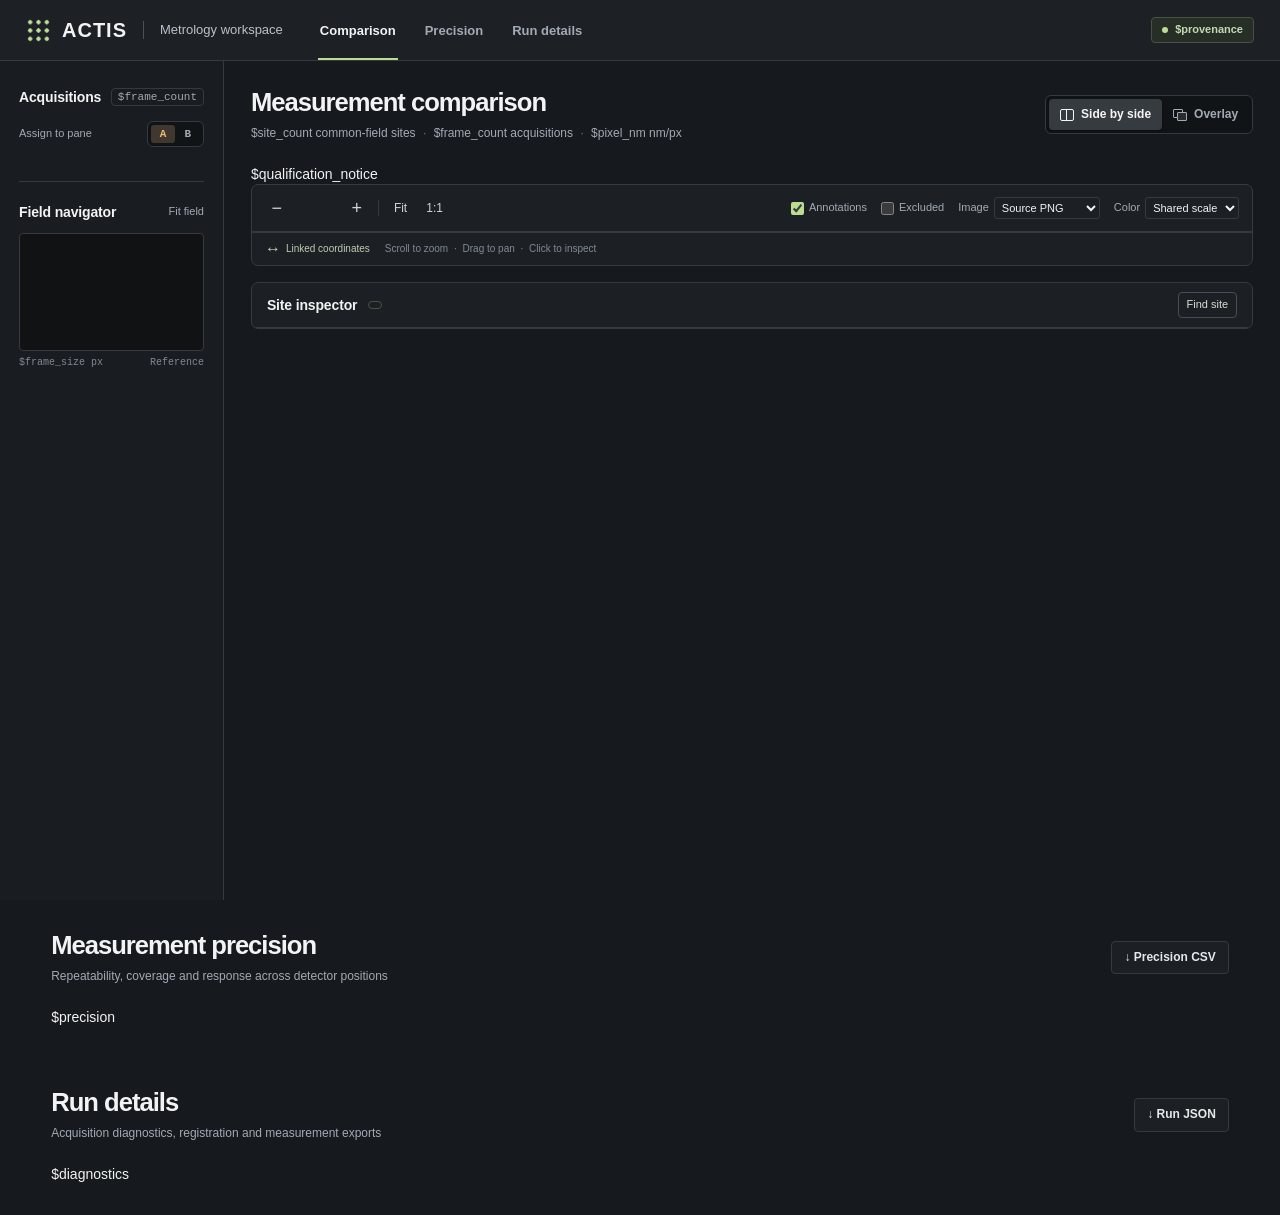
<file: src/actis/report.html>
﻿<!doctype html>
<html lang="en">
<head>
  <meta charset="utf-8"><meta name="viewport" content="width=device-width, initial-scale=1">
  <meta name="color-scheme" content="dark"><title>ACTIS · Measurement comparison</title>
  <link rel="stylesheet" href="report.css">
</head>
<body>
<header class="topbar">
  <div class="brand"><span class="brand-mark" aria-hidden="true"></span>ACTIS</div>
  <span class="brand-context">Metrology workspace</span>
  <nav aria-label="Report sections">
    <a href="#comparison" data-view="comparison" aria-current="page">Comparison</a>
    <a href="#precision" data-view="precision">Precision</a>
    <a href="#run" data-view="run">Run details</a>
  </nav>
  <span class="origin">$provenance</span>
</header>
<main>
<noscript><p>This comparison viewer requires JavaScript. The measurement tables and run details are available below.</p></noscript>
<section id="comparison" class="workspace">
  <aside class="rail" aria-label="Acquisitions and field navigation">
    <div class="rail-heading"><h2>Acquisitions</h2><span class="count">$frame_count</span></div>
    <div class="assign">Assign to pane <div class="pair-switch" aria-label="Acquisition target"><button data-target="0" aria-pressed="true">A</button><button data-target="1" aria-pressed="false">B</button></div></div>
    <div id="acquisitions"></div>
    <section class="navigator">
      <div class="rail-heading"><h2>Field navigator</h2><button id="nav-fit" class="text-btn" title="Fit the full acquisition">Fit field</button></div>
      <canvas id="overview" tabindex="0" aria-label="Field overview. Click or drag to move the comparison viewport. Arrow keys pan."></canvas>
      <div class="nav-foot"><span>$frame_size px</span><span>Reference</span></div>
    </section>
  </aside>
  <div class="work-area">
    <div class="view-heading">
      <div><h1>Measurement comparison</h1><p>$site_count common-field sites <span>·</span> $frame_count acquisitions <span>·</span> $pixel_nm nm/px</p></div>
      <div class="segmented mode-switch" aria-label="Comparison mode">
        <button id="split" aria-pressed="true"><i class="split-icon" aria-hidden="true"></i>Side by side</button>
        <button id="overlay" aria-pressed="false"><i class="overlay-icon" aria-hidden="true"></i>Overlay</button>
      </div>
    </div>
    $qualification_notice
    <div class="workbench" id="workbench">
      <div class="tools">
        <div class="zoom-tools"><button id="zoom-out" aria-label="Zoom out" title="Zoom out (−)">−</button><output id="zoom-level" aria-label="Zoom level"></output><button id="zoom-in" aria-label="Zoom in" title="Zoom in (+)">+</button><span class="rule"></span><button id="fit">Fit</button><button id="native" title="One screen pixel per native detector pixel">1:1</button></div>
        <div class="layer-tools">
          <label><input id="marks" type="checkbox" checked> Annotations</label>
          <label><input id="excluded" type="checkbox"> Excluded</label>
          <label class="intensity-control">Image <select id="intensity-mode" title="Source displays the original PNG at its encoded levels. Shared contrast stretches the same detector samples for visibility."><option value="source">Source PNG</option><option value="contrast">Shared contrast</option></select></label>
          <label class="color-control">Color <select id="color-mode"><option value="value">Shared scale</option><option value="method">Method scale</option><option value="pane">By pane</option></select></label>
        </div>
      </div>
      <div id="pane-grid" class="pane-grid"></div>
      <div id="blend-control" hidden><label for="blend">Image blend</label><span class="tone-a">A</span><input id="blend" type="range" min="0" max="100" value="50"><span class="tone-b">B</span><output id="blend-value">50% B</output></div>
      <div class="status-line"><span class="linked"><i class="link-icon" aria-hidden="true">↔</i> <span id="alignment-state">Linked coordinates</span></span><span class="gestures">Scroll to zoom <b>·</b> Drag to pan <b>·</b> Click to inspect</span><output id="position"></output></div>
    </div>
    <section class="inspector" aria-labelledby="inspect-heading">
      <div class="inspector-head"><h2 id="inspect-heading">Site inspector</h2><span id="site-label"></span><span id="site-xy"></span><button id="largest" class="inspect-action" hidden>Largest difference</button><button id="find" class="inspect-action" aria-expanded="false">Find site</button></div>
      <form id="site-search" hidden><label for="region-id">Region</label><select id="region-id"></select><label for="site-id">Site ID</label><input id="site-id" type="number" step="1" min="0" required><button class="inspect-action">Go to site</button><span id="search-note" role="status"></span></form>
      <p id="rank-note" class="inspector-empty" role="status" hidden></p>
      <div id="inspection" aria-live="polite"></div>
    </section>
    <p class="registration-note" id="registration-note" hidden></p>
  </div>
</section>
<section class="report-view" id="precision"><div class="view-heading"><div><h1>Measurement precision</h1><p>Repeatability, coverage and response across detector positions</p></div><a class="export" href="precision.csv" download>↓ Precision CSV</a></div>$precision</section>
<section class="report-view" id="run"><div class="view-heading"><div><h1>Run details</h1><p>Acquisition diagnostics, registration and measurement exports</p></div><a class="export" href="run.json" download>↓ Run JSON</a></div>$diagnostics</section>
</main>
<template id="pane-template">
  <section class="pane">
    <div class="pane-head"><span class="pane-badge"></span><div class="pane-picks"><select class="method" aria-label="Measurement method"></select><select class="acq" aria-label="Acquisition"></select></div><span class="support"></span></div>
    <div class="stage"><canvas class="field" tabindex="0"></canvas><span class="stage-msg" role="status"></span><span class="ruler"></span></div>
    <div class="pane-foot"><div class="metric-key"></div><div class="coverage"></div><a class="native-download" download title="Download this acquisition at its original 16-bit pixel depth">↓ 16-bit PNG</a><span class="pixel-probe" title="Nearest original detector sample at the indicated native column and row"></span></div>
  </section>
</template>
<script type="application/json" id="study">$manifest</script>
<script src="report.js"></script>
</body></html>
</file>
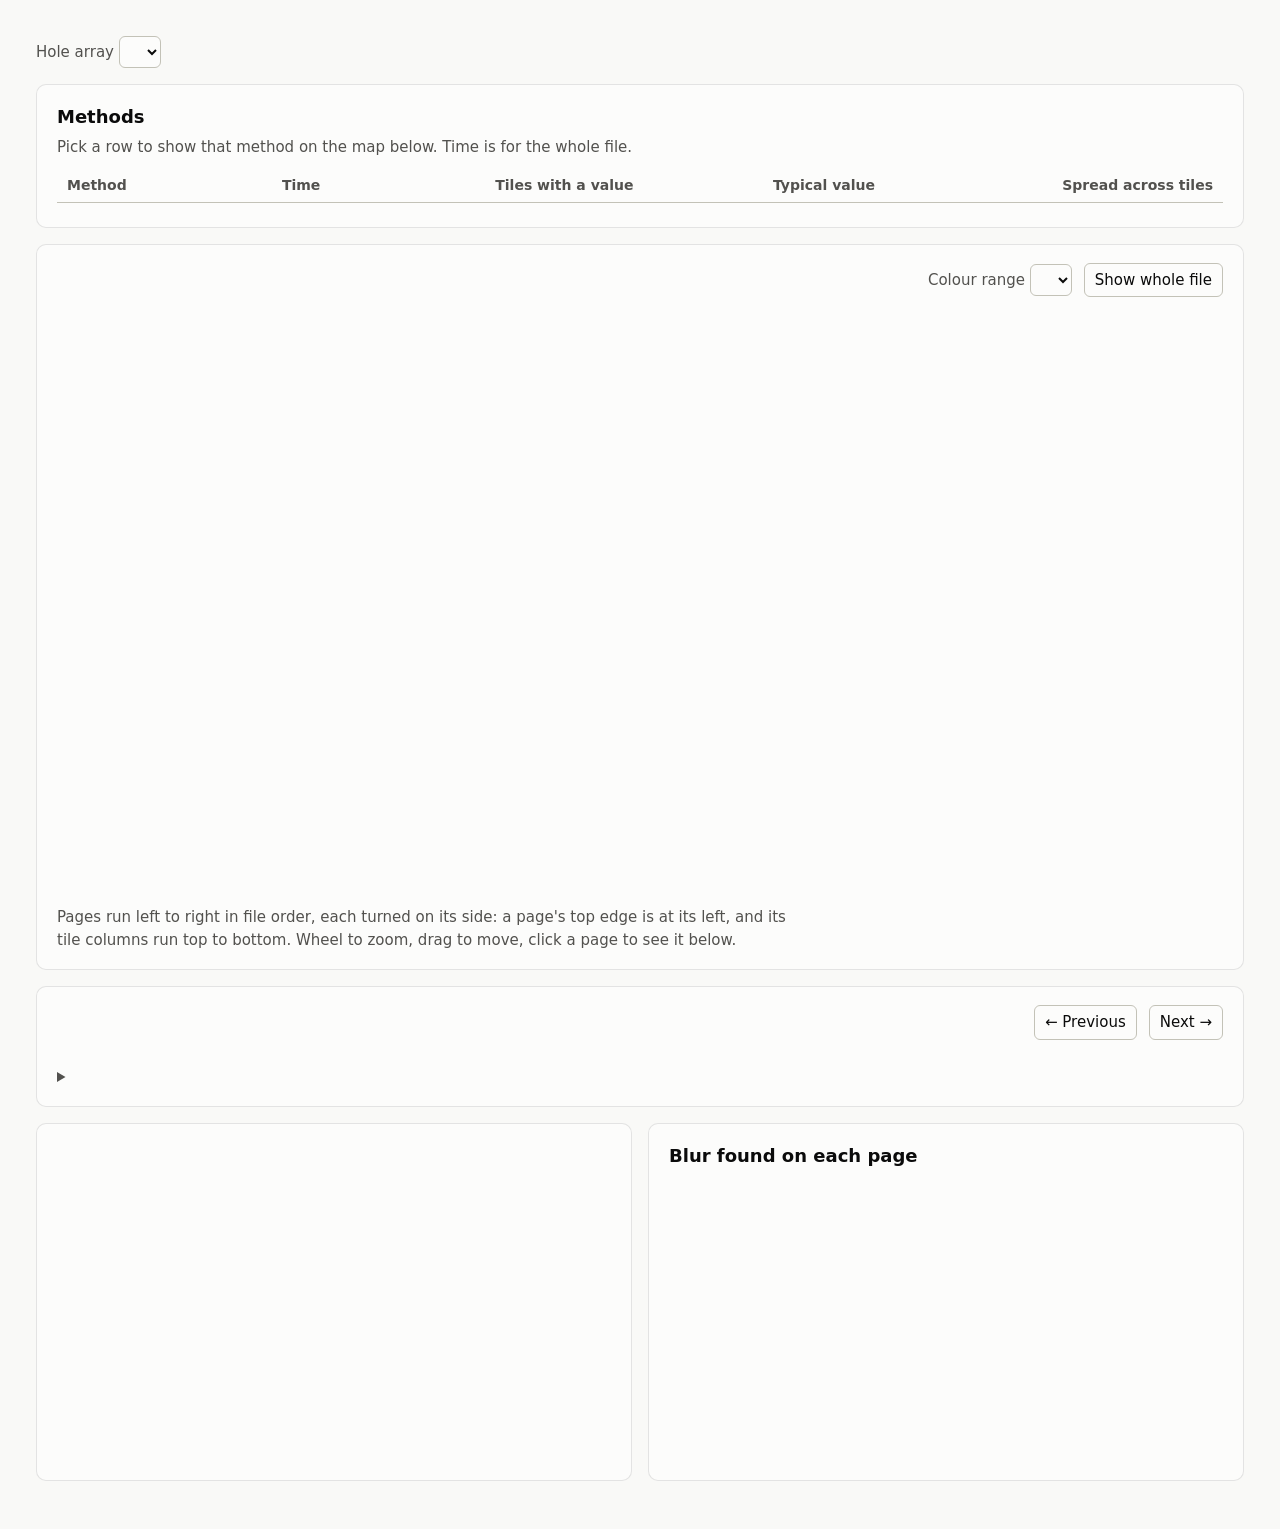
<file: src/actis/tiff_map.html>
<!doctype html>
<html lang="en">
<head>
<meta charset="utf-8">
<meta name="viewport" content="width=device-width, initial-scale=1">
<title>CD per tile</title>
<style>
:root {
  color-scheme: light;
  --page: #f9f9f7; --surface: #fcfcfb; --ink: #0b0b0b; --ink-2: #52514e; --muted: #898781;
  --grid: #e1e0d9; --axis: #c3c2b7; --border: rgba(11,11,11,0.10);
  --series-1: #2a78d6; --series-2: #eb6834;
  --low: #2a78d6; --mid: #f0efec; --high: #e34948; --wash: rgba(42,120,214,0.10);
}
@media (prefers-color-scheme: dark) {
  :root {
    color-scheme: dark;
    --page: #0d0d0d; --surface: #1a1a19; --ink: #f0efec; --ink-2: #c3c2b7; --muted: #898781;
    --grid: #2c2c2a; --axis: #383835; --border: rgba(255,255,255,0.10);
    --series-1: #3987e5; --series-2: #d95926;
    --low: #3987e5; --mid: #383835; --high: #e66767; --wash: rgba(57,135,229,0.16);
  }
}
* { box-sizing: border-box; }
body { margin: 0; background: var(--page); color: var(--ink);
  font: 15px/1.5 system-ui, -apple-system, "Segoe UI", sans-serif; }
main { max-width: 1240px; margin: 0 auto; padding: 24px 16px 48px; }
h1 { font-size: 24px; font-weight: 600; margin: 0 0 4px; overflow-wrap: anywhere; }
h2 { font-size: 18px; font-weight: 600; margin: 0; }
p { margin: 0; }
.lead { color: var(--ink-2); font-size: 16px; }
.note { color: var(--ink-2); margin-top: 6px; max-width: 78ch; }
.card { background: var(--surface); border: 1px solid var(--border); border-radius: 10px;
  padding: 18px 20px; margin-top: 16px; }
.head { display: flex; flex-wrap: wrap; align-items: baseline; gap: 8px 16px; justify-content: space-between; }
.controls { display: flex; flex-wrap: wrap; align-items: center; gap: 8px 12px; color: var(--ink-2); }
select, button { font: inherit; color: var(--ink); background: var(--surface); border: 1px solid var(--axis);
  border-radius: 6px; padding: 5px 10px; }
button { cursor: pointer; }
button:hover, select:hover { border-color: var(--muted); }
:focus-visible { outline: 2px solid var(--series-1); outline-offset: 2px; }
table { border-collapse: collapse; width: 100%; margin-top: 10px; }
th { text-align: left; font-weight: 600; color: var(--ink-2); font-size: 14px; padding: 6px 10px;
  border-bottom: 1px solid var(--axis); white-space: nowrap; }
td { padding: 9px 10px; border-bottom: 1px solid var(--grid); vertical-align: top; }
td.num, th.num { text-align: right; font-variant-numeric: tabular-nums; white-space: nowrap; }
tbody tr { cursor: pointer; }
tbody tr:hover { background: var(--wash); }
tbody tr[aria-selected="true"] { background: var(--wash); box-shadow: inset 3px 0 0 var(--series-1); }
.pick { border: 0; background: none; padding: 0; font-weight: 600; text-align: left; }
.about { color: var(--ink-2); font-size: 14px; display: block; }
.meter { display: block; height: 6px; border-radius: 3px; background: var(--series-1); margin: 6px 0 0 auto; }
.small { color: var(--ink-2); font-size: 14px; display: block; }
.scroll { overflow-x: auto; }
canvas { display: block; width: 100%; touch-action: none; }
#strip { cursor: crosshair; margin-top: 10px; }
.legend { display: flex; flex-wrap: wrap; align-items: center; gap: 6px 18px; margin-top: 10px; color: var(--ink-2); font-size: 14px; }
.ramp { width: 180px; height: 12px; border-radius: 3px; display: inline-block; vertical-align: middle; margin: 0 8px; }
.swatch { width: 14px; height: 12px; border-radius: 3px; display: inline-block; vertical-align: middle;
  margin-right: 6px; border: 1px solid var(--axis); background: var(--surface); }
.key { width: 18px; height: 0; border-top: 2px solid; display: inline-block; vertical-align: middle; margin-right: 6px; }
.multiples { display: flex; flex-wrap: wrap; gap: 18px 22px; margin-top: 12px; }
.multiples figure { margin: 0; }
.multiples figcaption { font-weight: 600; }
.multiples canvas { width: auto; margin-top: 6px; cursor: crosshair; }
.multiples figure[data-on="true"] figcaption { box-shadow: inset 0 -2px 0 var(--series-1); display: inline-block; }
.pair { display: grid; grid-template-columns: repeat(auto-fit, minmax(340px, 1fr)); gap: 16px; }
.pair .card { margin-top: 16px; min-width: 0; }
details { margin-top: 14px; }
summary { cursor: pointer; color: var(--ink-2); }
details table { width: auto; }
details td, details th { padding: 3px 8px; font-size: 14px; text-align: right; font-variant-numeric: tabular-nums; }
#tip { position: fixed; z-index: 5; pointer-events: none; background: var(--surface); color: var(--ink);
  border: 1px solid var(--axis); border-radius: 8px; padding: 8px 10px; font-size: 14px;
  box-shadow: 0 4px 16px rgba(0,0,0,0.18); max-width: 420px; }
#tip b { font-weight: 600; white-space: nowrap; }
#tip .where { color: var(--ink-2); margin-bottom: 4px; }
#tip .line { display: flex; justify-content: space-between; gap: 14px; }
#tip .line span:last-child { color: var(--ink-2); }
#tip .line.on span:last-child { color: var(--ink); font-weight: 600; }
</style>
</head>
<body>
<main>
  <header>
    <h1 id="title"></h1>
    <p class="lead" id="summary"></p>
    <div class="controls" id="scope" hidden style="margin-top:12px">
      <label>Hole array <select id="lattice"></select></label>
      <span id="scope-note"></span>
    </div>
  </header>

  <section class="card">
    <h2>Methods</h2>
    <p class="note">Pick a row to show that method on the map below. Time is for the whole file.</p>
    <div class="scroll">
      <table id="methods">
        <thead><tr>
          <th>Method</th><th class="num">Time</th><th class="num">Tiles with a value</th>
          <th class="num">Typical value</th><th class="num">Spread across tiles</th>
        </tr></thead>
        <tbody></tbody>
      </table>
    </div>
    <p class="note" id="table-note"></p>
  </section>

  <section class="card">
    <div class="head">
      <h2 id="strip-title"></h2>
      <div class="controls">
        <label>Colour range <select id="range"></select></label>
        <button id="whole" type="button">Show whole file</button>
      </div>
    </div>
    <p class="note" id="strip-note"></p>
    <div class="legend" id="strip-legend"></div>
    <canvas id="strip" tabindex="0" aria-label="Map of every tile in the file. Arrow keys move the selected page."></canvas>
    <p class="note">Pages run left to right in file order, each turned on its side: a page's top edge is at its left, and its tile columns run top to bottom. Wheel to zoom, drag to move, click a page to see it below.</p>
  </section>

  <section class="card">
    <div class="head">
      <h2 id="page-title"></h2>
      <div class="controls">
        <button id="prev" type="button" aria-label="Previous page">&larr; Previous</button>
        <button id="next" type="button" aria-label="Next page">Next &rarr;</button>
      </div>
    </div>
    <p class="note" id="page-note"></p>
    <div class="multiples" id="multiples"></div>
    <details>
      <summary id="numbers-title"></summary>
      <div class="scroll"><table id="numbers"></table></div>
    </details>
  </section>

  <div class="pair">
    <section class="card">
      <h2 id="hist-title"></h2>
      <p class="note" id="hist-note"></p>
      <canvas id="hist" style="margin-top:10px"></canvas>
    </section>
    <section class="card" id="blur-card">
      <h2>Blur found on each page</h2>
      <p class="note" id="blur-note"></p>
      <div class="legend" id="blur-legend"></div>
      <canvas id="blur" style="margin-top:6px"></canvas>
    </section>
  </div>
</main>
<div id="tip" hidden></div>

<script>const DATA = /*DATA*/null;</script>
<script>
(function () {
"use strict";
const D = DATA;
const $ = (id) => document.getElementById(id);
const token = (name) => getComputedStyle(document.documentElement).getPropertyValue(name).trim();
const el = (tag, text, cls) => {
  const node = document.createElement(tag);
  if (text != null) node.textContent = text;
  if (cls) node.className = cls;
  return node;
};

function decode(text, Type) {
  const raw = atob(text), bytes = new Uint8Array(raw.length);
  for (let i = 0; i < raw.length; i++) bytes[i] = raw.charCodeAt(i);
  return new Type(bytes.buffer);
}

const P = D.pages, R = D.rows, C = D.columns, L = P * R, T = R * C;
const reference = decode(D.reference, Int8Array);
const methods = D.methods.map((m) => Object.assign({}, m, {
  all: decode(m.values, Float32Array),
  n: m.openings ? decode(m.openings, Int32Array) : null,
}));
const blur = D.blur ? decode(D.blur.sigma, Float32Array) : null;

const middle = (sorted) => sorted.length ? (sorted[(sorted.length - 1) >> 1] + sorted[sorted.length >> 1]) / 2 : NaN;
function summarize(m) {
  const kept = m.v.filter(Number.isFinite).sort();
  m.count = kept.length;
  m.median = middle(kept);
  m.low = kept[0]; m.high = kept[kept.length - 1];
  m.spread = 1.4826 * middle(kept.map((x) => Math.abs(x - m.median)).sort());
  m.kept = kept;
  m.pageMedian = new Float64Array(P);
  for (let p = 0; p < P; p++) m.pageMedian[p] = middle(m.v.subarray(p * T, (p + 1) * T).filter(Number.isFinite).sort());
}
// Running totals along the file for every tile column, so any zoom level is an average.
function totals(m) {
  if (m.sum) return;
  m.sum = new Float64Array((L + 1) * C);
  m.cnt = new Int32Array((L + 1) * C);
  for (let i = 0; i < L; i++) for (let c = 0; c < C; c++) {
    const x = m.v[i * C + c], ok = Number.isFinite(x);
    m.sum[(i + 1) * C + c] = m.sum[i * C + c] + (ok ? x : 0);
    m.cnt[(i + 1) * C + c] = m.cnt[i * C + c] + (ok ? 1 : 0);
  }
}
// Each hole array is read on its own: a tile is compared with tiles of the same array.
let lattice = D.lattices.reduce((best, item, k) => item.tiles > D.lattices[best].tiles ? k : best, 0);
function scope(k) {
  lattice = k;
  for (const m of methods) {
    m.v = D.lattices.length > 1 ? m.all.map((x, i) => reference[i] === k ? x : NaN) : m.all;
    m.sum = null;
    summarize(m);
  }
}
scope(lattice);

const fmt = (x) => !Number.isFinite(x) ? "none" : Math.abs(x) >= 100 ? x.toFixed(1) : Math.abs(x) >= 10 ? x.toFixed(2) : x.toFixed(3);
const whole = (x) => x.toLocaleString("en-US");
const seconds = (s) => s >= 90 ? Math.floor(s / 60) + " min " + Math.round(s % 60) + " s" : s >= 10 ? s.toFixed(0) + " s" : s >= 1 ? s.toFixed(1) + " s" : s >= 0.1 ? s.toFixed(2) + " s" : Math.max(1, Math.round(1000 * s)) + " ms";
const percent = (x) => (Math.abs(x) >= 10 ? x.toFixed(0) : Math.abs(x) >= 1 ? x.toFixed(1) : x.toFixed(2)) + "%";
function nice(x) {
  const e = Math.pow(10, Math.floor(Math.log10(x))), f = x / e;
  return (f <= 1 ? 1 : f <= 2 ? 2 : f <= 5 ? 5 : 10) * e;
}
function ticks(lo, hi, wanted) {
  if (!(hi > lo)) return [lo];
  const raw = (hi - lo) / wanted, e = Math.pow(10, Math.floor(Math.log10(raw))), f = raw / e;
  const step = (f < 1.5 ? 1 : f < 3.5 ? 2 : f < 7.5 ? 5 : 10) * e, out = [];
  for (let t = Math.ceil(lo / step) * step; t <= hi + step * 1e-9; t += step) out.push(Math.abs(t) < step * 1e-9 ? 0 : t);
  return out;
}
const tickText = (t, step) => step >= 1 ? whole(Math.round(t)) : t.toFixed(Math.min(4, Math.max(0, -Math.floor(Math.log10(step)))));

// ---- state
const state = { method: methods.find((m) => m.unit === "px" && m.count) || methods[0], page: 0, range: "auto", x0: 0, x1: L, hover: null };

// ---- colour: two arms from a neutral middle, mixed in OKLab
function toLab(hex) {
  const c = [1, 3, 5].map((i) => parseInt(hex.slice(i, i + 2), 16) / 255).map((u) => u <= 0.04045 ? u / 12.92 : Math.pow((u + 0.055) / 1.055, 2.4));
  const l = Math.cbrt(0.4122214708 * c[0] + 0.5363325363 * c[1] + 0.0514459929 * c[2]);
  const m = Math.cbrt(0.2119034982 * c[0] + 0.6806995451 * c[1] + 0.1073969566 * c[2]);
  const s = Math.cbrt(0.0883024619 * c[0] + 0.2817188376 * c[1] + 0.6299787005 * c[2]);
  return [0.2104542553 * l + 0.793617785 * m - 0.0040720468 * s, 1.9779984951 * l - 2.428592205 * m + 0.4505937099 * s, 0.0259040371 * l + 0.7827717662 * m - 0.808675766 * s];
}
function toRgb(lab) {
  const l = Math.pow(lab[0] + 0.3963377774 * lab[1] + 0.2158037573 * lab[2], 3);
  const m = Math.pow(lab[0] - 0.1055613458 * lab[1] - 0.0638541728 * lab[2], 3);
  const s = Math.pow(lab[0] - 0.0894841775 * lab[1] - 1.291485548 * lab[2], 3);
  return [4.0767416621 * l - 3.3077115913 * m + 0.2309699292 * s, -1.2684380046 * l + 2.6097574011 * m - 0.3413193965 * s, -0.0041960863 * l - 0.7034186147 * m + 1.707614701 * s]
    .map((u) => Math.round(255 * Math.min(1, Math.max(0, u <= 0.0031308 ? 12.92 * u : 1.055 * Math.pow(u, 1 / 2.4) - 0.055))));
}
let ramp = [];
function buildRamp() {
  const low = toLab(token("--low")), mid = toLab(token("--mid")), high = toLab(token("--high"));
  ramp = [];
  for (let k = 0; k < 256; k++) {
    const t = k / 127.5 - 1, end = t < 0 ? low : high, w = Math.abs(t);
    ramp.push(toRgb(mid.map((u, i) => u + (end[i] - u) * w)));
  }
}
function rangeOf(m) {
  if (state.range !== "auto") return +state.range;
  const pct = 300 * m.spread / Math.abs(m.median);
  return Number.isFinite(pct) && pct > 0 ? nice(pct) : 1;
}
function shade(m, x, range) {
  const t = (x - m.median) / Math.abs(m.median) * 100 / range;
  return ramp[Math.round((Math.min(1, Math.max(-1, t)) + 1) * 127.5)];
}
const rgb = (c) => "rgb(" + c[0] + "," + c[1] + "," + c[2] + ")";

function fit(canvas, height) {
  const width = canvas.clientWidth || canvas.parentElement.clientWidth, ratio = window.devicePixelRatio || 1;
  canvas.style.height = height + "px";
  canvas.width = Math.round(width * ratio); canvas.height = Math.round(height * ratio);
  const ctx = canvas.getContext("2d");
  ctx.setTransform(ratio, 0, 0, ratio, 0, 0);
  ctx.font = "13px system-ui, -apple-system, 'Segoe UI', sans-serif";
  return { ctx, width, height, ratio };
}

// ---- tooltip
const tip = $("tip");
function showTip(event, where, lines) {
  tip.replaceChildren(el("div", where, "where"));
  for (const [value, label, on] of lines) {
    const row = el("div", null, "line" + (on ? " on" : ""));
    row.append(el("b", value), el("span", label));
    tip.append(row);
  }
  tip.hidden = false;
  const box = tip.getBoundingClientRect();
  let x = event.clientX + 16, y = event.clientY + 16;
  if (x + box.width > window.innerWidth - 8) x = event.clientX - box.width - 16;
  if (y + box.height > window.innerHeight - 8) y = event.clientY - box.height - 16;
  tip.style.left = Math.max(8, x) + "px"; tip.style.top = Math.max(8, y) + "px";
}
const hideTip = () => { tip.hidden = true; };
function place(page, row, column) {
  const array = reference[(page * R + row) * C + column];
  return "Page " + D.page_numbers[page] + ", tile row " + (row + 1) + ", column " + (column + 1)
    + (D.lattices.length > 1 && array >= 0 ? ", hole array " + (array + 1) : "");
}
function tileLines(index) {
  return methods.map((m) => {
    const x = m.all[index];
    const count = m.n && Number.isFinite(x) ? ", " + whole(m.n[index]) + " openings" : "";
    return [Number.isFinite(x) ? fmt(x) + " " + m.unit : "no value", m.title + count, m === state.method];
  });
}

// ---- methods table
function buildTable() {
  const body = $("methods").tBodies[0], longest = Math.max.apply(null, methods.map((m) => m.seconds));
  for (const m of methods) {
    const row = body.insertRow();
    const name = row.insertCell();
    const pick = el("button", m.title, "pick");
    pick.type = "button";
    name.append(pick, el("span", m.about, "about"));
    const time = row.insertCell(); time.className = "num";
    time.append(seconds(m.seconds));
    const bar = el("span", null, "meter");
    bar.style.width = Math.max(2, 90 * m.seconds / longest) + "px";
    time.append(bar);
    m.cells = [row.insertCell(), row.insertCell(), row.insertCell()];
    for (const cell of m.cells) cell.className = "num";
    row.addEventListener("click", () => choose(m));
    m.row = row;
  }
  fillTable();
  const fits = methods.filter((m) => m.name === "model" || m.name === "differential").map((m) => m.title.toLowerCase());
  $("table-note").textContent = "Typical value is the median over tiles. Spread is how much tiles differ from it (robust standard deviation)."
    + (fits.length ? " The time of the " + fits.join(" and the ") + " includes " + seconds(D.shared_fit_seconds) + " of contour and blur work" + (fits.length > 1 ? " they share." : ".") : "");
}

function fillTable() {
  const tiles = D.lattices.length > 1 ? D.lattices[lattice].tiles : D.measured_tiles;
  for (const m of methods) {
    const [got, typical, spread] = m.cells;
    got.replaceChildren(whole(m.count), el("span", tiles ? percent(100 * m.count / tiles) + (D.lattices.length > 1 ? " of this array" : " of measured") : "", "small"));
    typical.textContent = m.count ? fmt(m.median) + " " + m.unit : "none";
    if (m.count) spread.replaceChildren(fmt(m.spread) + " " + m.unit, el("span", percent(100 * m.spread / Math.abs(m.median)) + " of typical", "small"));
    else spread.textContent = "none";
  }
}

// ---- the strip: every tile of the file, with the page medians under it
const strip = $("strip");
const box = { left: 62, right: 16, top: 6, mapH: Math.min(224, Math.max(120, C * 14)), gap: 18, lineH: 120, axisH: 30 };
function stripGeometry() {
  const frame = fit(strip, box.top + box.mapH + box.gap + box.lineH + box.axisH);
  frame.plotW = frame.width - box.left - box.right;
  frame.lineTop = box.top + box.mapH + box.gap;
  return frame;
}
function drawStrip() {
  const m = state.method, range = rangeOf(m), g = stripGeometry(), ctx = g.ctx;
  totals(m);
  ctx.clearRect(0, 0, g.width, g.height);
  const span = state.x1 - state.x0;
  // the map, one device pixel column at a time
  const w = Math.max(1, Math.round(g.plotW * g.ratio));
  const image = new ImageData(w, C);
  for (let x = 0; x < w; x++) {
    const a = Math.min(L - 1, Math.max(0, Math.floor(state.x0 + span * x / w)));
    const b = Math.min(L, Math.max(a + 1, Math.ceil(state.x0 + span * (x + 1) / w)));
    for (let c = 0; c < C; c++) {
      const count = m.cnt[b * C + c] - m.cnt[a * C + c];
      if (!count) continue;
      const colour = shade(m, (m.sum[b * C + c] - m.sum[a * C + c]) / count, range), at = 4 * (c * w + x);
      image.data[at] = colour[0]; image.data[at + 1] = colour[1]; image.data[at + 2] = colour[2]; image.data[at + 3] = 255;
    }
  }
  const off = document.createElement("canvas");
  off.width = w; off.height = C;
  off.getContext("2d").putImageData(image, 0, 0);
  ctx.imageSmoothingEnabled = false;
  ctx.drawImage(off, 0, 0, w, C, box.left, box.top, g.plotW, box.mapH);
  const cell = g.plotW / span, surface = token("--surface");
  const xOf = (i) => box.left + (i - state.x0) * cell;
  ctx.fillStyle = surface;
  if (cell >= 6) {
    for (let i = Math.ceil(state.x0); i <= state.x1; i++) ctx.fillRect(Math.round(xOf(i)) - 0.5, box.top, 1, box.mapH);
    for (let c = 1; c < C; c++) ctx.fillRect(box.left, Math.round(box.top + c * box.mapH / C) - 0.5, g.plotW, 1);
  }
  if (cell * R >= 24) for (let p = Math.ceil(state.x0 / R); p * R <= state.x1; p++) ctx.fillRect(Math.round(xOf(p * R)) - 1, box.top, 2, box.mapH);
  // left labels
  ctx.fillStyle = token("--muted"); ctx.textAlign = "right"; ctx.textBaseline = "middle";
  ctx.fillText("col 1", box.left - 8, box.top + box.mapH / C / 2);
  if (C > 1) ctx.fillText("col " + C, box.left - 8, box.top + box.mapH - box.mapH / C / 2);
  // page medians
  const p0 = Math.max(0, Math.floor(state.x0 / R)), p1 = Math.min(P - 1, Math.ceil(state.x1 / R) - 1);
  let lo = Infinity, hi = -Infinity;
  for (let p = p0; p <= p1; p++) { const y = m.pageMedian[p]; if (Number.isFinite(y)) { lo = Math.min(lo, y); hi = Math.max(hi, y); } }
  if (!(hi >= lo)) { lo = 0; hi = 1; }
  const pad = Math.max((hi - lo) * 0.12, Math.abs(hi) * 1e-4, 1e-9);
  lo -= pad; hi += pad;
  const yOf = (y) => g.lineTop + box.lineH * (1 - (y - lo) / (hi - lo));
  const yTicks = ticks(lo, hi, 3), yStep = yTicks.length > 1 ? yTicks[1] - yTicks[0] : 1;
  ctx.strokeStyle = token("--grid"); ctx.lineWidth = 1;
  for (const t of yTicks) {
    ctx.beginPath(); ctx.moveTo(box.left, Math.round(yOf(t)) + 0.5); ctx.lineTo(box.left + g.plotW, Math.round(yOf(t)) + 0.5); ctx.stroke();
    ctx.fillText(tickText(t, yStep), box.left - 8, yOf(t));
  }
  ctx.save();
  ctx.beginPath(); ctx.rect(box.left, g.lineTop - 4, g.plotW, box.lineH + 8); ctx.clip();
  ctx.strokeStyle = token("--series-1"); ctx.lineWidth = 2; ctx.lineJoin = "round"; ctx.lineCap = "round";
  ctx.beginPath();
  let open = false;
  for (let p = Math.max(0, p0 - 1); p <= Math.min(P - 1, p1 + 1); p++) {
    const y = m.pageMedian[p];
    if (!Number.isFinite(y)) { open = false; continue; }
    const x = xOf((p + 0.5) * R);
    if (open) ctx.lineTo(x, yOf(y)); else ctx.moveTo(x, yOf(y));
    open = true;
  }
  ctx.stroke();
  if (cell * R >= 14) {
    ctx.fillStyle = token("--series-1");
    for (let p = p0; p <= p1; p++) if (Number.isFinite(m.pageMedian[p])) { ctx.beginPath(); ctx.arc(xOf((p + 0.5) * R), yOf(m.pageMedian[p]), 4, 0, 7); ctx.fill(); }
  }
  ctx.restore();
  // page axis
  ctx.strokeStyle = token("--axis");
  ctx.beginPath(); ctx.moveTo(box.left, g.lineTop + box.lineH + 0.5); ctx.lineTo(box.left + g.plotW, g.lineTop + box.lineH + 0.5); ctx.stroke();
  ctx.fillStyle = token("--muted"); ctx.textAlign = "center"; ctx.textBaseline = "top";
  const pageStep = Math.max(1, nice((p1 - p0 + 1) / Math.max(2, Math.floor(g.plotW / 90))));
  for (let p = Math.ceil(p0 / pageStep) * pageStep; p <= p1; p += pageStep) {
    const x = xOf((p + 0.5) * R);
    if (x >= box.left && x <= box.left + g.plotW) ctx.fillText(String(D.page_numbers[p]), x, g.lineTop + box.lineH + 7);
  }
  ctx.textAlign = "right"; ctx.textBaseline = "middle";
  ctx.fillText("Page", box.left - 8, g.lineTop + box.lineH + 14);
  // selected page and hover
  const mark = (p, colour, width) => {
    const a = Math.max(box.left, xOf(p * R)), b = Math.min(box.left + g.plotW, xOf((p + 1) * R));
    if (b <= a) return;
    ctx.strokeStyle = colour; ctx.lineWidth = width;
    ctx.strokeRect(a + width / 2, box.top + width / 2, Math.max(1, b - a - width), box.mapH - width);
  };
  mark(state.page, token("--ink"), 2);
  if (state.hover) {
    const x = Math.round(xOf(state.hover.i + 0.5)) + 0.5;
    ctx.strokeStyle = token("--ink-2"); ctx.lineWidth = 1;
    ctx.beginPath(); ctx.moveTo(x, box.top); ctx.lineTo(x, g.lineTop + box.lineH); ctx.stroke();
    if (state.hover.c != null && cell >= 4) {
      ctx.strokeStyle = token("--ink"); ctx.lineWidth = 2;
      ctx.strokeRect(xOf(state.hover.i), box.top + state.hover.c * box.mapH / C, cell, box.mapH / C);
    }
  }
  strip.geometry = g;
}
function stripAt(event) {
  const g = strip.geometry, rect = strip.getBoundingClientRect();
  const x = event.clientX - rect.left, y = event.clientY - rect.top;
  if (!g || x < box.left || x > box.left + g.plotW) return null;
  const i = Math.min(L - 1, Math.max(0, Math.floor(state.x0 + (x - box.left) / g.plotW * (state.x1 - state.x0))));
  const inMap = y >= box.top && y < box.top + box.mapH;
  return { i, c: inMap ? Math.min(C - 1, Math.floor((y - box.top) / box.mapH * C)) : null, fraction: (x - box.left) / g.plotW };
}
function view(x0, x1) {
  const span = Math.min(L, Math.max(Math.min(L, 8), x1 - x0));
  state.x0 = Math.min(L - span, Math.max(0, x0)); state.x1 = state.x0 + span;
  drawStrip();
}
let drag = null;
strip.addEventListener("pointerdown", (event) => { drag = { x: event.clientX, x0: state.x0, x1: state.x1, moved: false }; strip.setPointerCapture(event.pointerId); });
strip.addEventListener("pointermove", (event) => {
  if (drag) {
    const dx = event.clientX - drag.x;
    if (Math.abs(dx) > 3) drag.moved = true;
    if (drag.moved) { const shift = -dx / strip.geometry.plotW * (drag.x1 - drag.x0); hideTip(); state.hover = null; view(drag.x0 + shift, drag.x1 + shift); return; }
  }
  const at = stripAt(event);
  state.hover = at; drawStrip();
  if (!at) return hideTip();
  const page = Math.floor(at.i / R), row = at.i % R;
  if (at.c != null) showTip(event, place(page, row, at.c), tileLines(at.i * C + at.c));
  else showTip(event, "Page " + D.page_numbers[page] + ", median of its tiles", methods.map((m) => [Number.isFinite(m.pageMedian[page]) ? fmt(m.pageMedian[page]) + " " + m.unit : "no value", m.title, m === state.method]));
});
strip.addEventListener("pointerup", (event) => {
  const at = stripAt(event);
  if (drag && !drag.moved && at) selectPage(Math.floor(at.i / R));
  drag = null;
});
strip.addEventListener("pointerleave", () => { state.hover = null; hideTip(); drawStrip(); });
strip.addEventListener("wheel", (event) => {
  const at = stripAt(event);
  if (!at) return;
  event.preventDefault();
  const span = state.x1 - state.x0, next = Math.min(L, Math.max(Math.min(L, 8), span * (event.deltaY > 0 ? 1.25 : 0.8)));
  const anchor = state.x0 + at.fraction * span;
  view(anchor - at.fraction * next, anchor - at.fraction * next + next);
}, { passive: false });
strip.addEventListener("keydown", (event) => {
  if (event.key === "ArrowLeft") selectPage(state.page - 1);
  else if (event.key === "ArrowRight") selectPage(state.page + 1);
  else return;
  event.preventDefault();
});
$("whole").addEventListener("click", () => view(0, L));

// ---- one page, every method
const CELL = Math.max(10, Math.min(22, Math.floor(200 / C)));
function buildMultiples() {
  const host = $("multiples");
  for (const m of methods) {
    const figure = el("figure");
    m.caption = el("figcaption", m.title);
    m.pageLine = el("div", "", "small");
    m.grid = document.createElement("canvas");
    m.grid.style.width = C * CELL + "px";
    figure.append(m.caption, m.pageLine, m.grid);
    host.append(figure);
    m.figure = figure;
    m.grid.addEventListener("pointermove", (event) => {
      const rect = m.grid.getBoundingClientRect();
      const c = Math.min(C - 1, Math.max(0, Math.floor((event.clientX - rect.left) / CELL)));
      const r = Math.min(R - 1, Math.max(0, Math.floor((event.clientY - rect.top) / CELL)));
      m.over = [r, c]; drawPage();
      showTip(event, place(state.page, r, c), tileLines((state.page * R + r) * C + c));
    });
    m.grid.addEventListener("pointerleave", () => { m.over = null; hideTip(); drawPage(); });
    m.grid.addEventListener("click", () => choose(m));
  }
}
function drawPage() {
  const p = state.page, surface = token("--surface"), ink = token("--ink");
  $("page-title").textContent = "Page " + D.page_numbers[p] + " of the file, all methods";
  let note = "Each square is one tile of " + D.tile_size + " × " + D.tile_size + " pixels, coloured against its own method's typical value. Empty squares have no value.";
  if (blur && Number.isFinite(blur[2 * p])) note += " Blur found on this page: " + blur[2 * p].toFixed(2) + " × " + blur[2 * p + 1].toFixed(2) + " px" + (D.blur.unusable[p] ? ", not usable: the search could not pin it down, so the two aperture fits give no value here." : ".");
  $("page-note").textContent = note;
  for (const m of methods) {
    const g = fit(m.grid, R * CELL), ctx = g.ctx, range = rangeOf(m);
    let found = 0;
    ctx.clearRect(0, 0, g.width, g.height);
    for (let r = 0; r < R; r++) for (let c = 0; c < C; c++) {
      const x = m.v[(p * R + r) * C + c];
      if (Number.isFinite(x)) { found++; ctx.fillStyle = rgb(shade(m, x, range)); ctx.fillRect(c * CELL + 1, r * CELL + 1, CELL - 2, CELL - 2); }
      else { ctx.strokeStyle = token("--grid"); ctx.lineWidth = 1; ctx.strokeRect(c * CELL + 1.5, r * CELL + 1.5, CELL - 3, CELL - 3); }
    }
    if (m.over) { ctx.strokeStyle = ink; ctx.lineWidth = 2; ctx.strokeRect(m.over[1] * CELL + 1, m.over[0] * CELL + 1, CELL - 2, CELL - 2); }
    m.pageLine.textContent = found ? fmt(m.pageMedian[p]) + " " + m.unit + ", " + found + " tiles" : "no values on this page";
    m.figure.dataset.on = String(m === state.method);
  }
  // the selected method's numbers for this page
  const m = state.method, table = $("numbers");
  $("numbers-title").textContent = "Numbers for this page: " + m.title + " (" + m.unit + ")";
  table.replaceChildren();
  const head = table.insertRow();
  head.append(el("th", ""));
  for (let c = 0; c < C; c++) head.append(el("th", "col " + (c + 1)));
  for (let r = 0; r < R; r++) {
    const row = table.insertRow();
    row.append(el("th", "row " + (r + 1)));
    for (let c = 0; c < C; c++) { const x = m.v[(p * R + r) * C + c]; row.insertCell().textContent = Number.isFinite(x) ? fmt(x) : ""; }
  }
}
function selectPage(p) {
  state.page = Math.min(P - 1, Math.max(0, p));
  drawPage(); drawStrip();
}
$("prev").addEventListener("click", () => selectPage(state.page - 1));
$("next").addEventListener("click", () => selectPage(state.page + 1));

// ---- how the tile values spread
const hist = $("hist");
function drawHist() {
  const m = state.method, g = fit(hist, 230), ctx = g.ctx;
  $("hist-title").textContent = m.title + ": how tile values spread";
  ctx.clearRect(0, 0, g.width, g.height);
  hist.bins = null;
  if (!m.count) { $("hist-note").textContent = "No tile has a value for this method."; return; }
  const reach = Math.max(5 * m.spread, Math.abs(m.median) * 1e-6);
  let lo = Math.max(m.low, m.median - reach), hi = Math.min(m.high, m.median + reach);
  if (!(hi > lo)) { lo = m.median - reach; hi = m.median + reach; }
  const left = 62, right = 16, top = 10, bottom = 36, plotW = g.width - left - right, plotH = g.height - top - bottom;
  const count = Math.max(8, Math.min(48, Math.floor(plotW / 12))), bins = new Array(count).fill(0);
  let outside = 0;
  for (const x of m.kept) { if (x < lo || x > hi) { outside++; continue; } bins[Math.min(count - 1, Math.floor((x - lo) / (hi - lo) * count))]++; }
  $("hist-note").textContent = whole(m.count) + " tiles, in " + m.unit + "." + (outside ? " " + whole(outside) + " lie outside the range shown." : "");
  const most = Math.max.apply(null, bins), yTicks = ticks(0, most, 3), slot = plotW / count;
  ctx.textAlign = "right"; ctx.textBaseline = "middle"; ctx.lineWidth = 1;
  for (const t of yTicks) {
    const y = Math.round(top + plotH * (1 - t / most)) + 0.5;
    ctx.strokeStyle = t ? token("--grid") : token("--axis");
    ctx.beginPath(); ctx.moveTo(left, y); ctx.lineTo(left + plotW, y); ctx.stroke();
    ctx.fillStyle = token("--muted"); ctx.fillText(whole(Math.round(t)), left - 8, y);
  }
  ctx.fillStyle = token("--series-1");
  bins.forEach((n, k) => {
    if (!n) return;
    const h = Math.max(1, plotH * n / most), x = left + k * slot + 1, w = Math.max(1, slot - 2), y = top + plotH - h, r = Math.min(3, w / 2, h);
    ctx.beginPath();
    ctx.moveTo(x, y + h); ctx.lineTo(x, y + r); ctx.quadraticCurveTo(x, y, x + r, y);
    ctx.lineTo(x + w - r, y); ctx.quadraticCurveTo(x + w, y, x + w, y + r); ctx.lineTo(x + w, y + h); ctx.fill();
  });
  if (hist.over != null && bins[hist.over]) {
    ctx.strokeStyle = token("--ink"); ctx.lineWidth = 2;
    const h = Math.max(1, plotH * bins[hist.over] / most);
    ctx.strokeRect(left + hist.over * slot + 1, top + plotH - h, Math.max(1, slot - 2), h);
  }
  const xTicks = ticks(lo, hi, Math.max(2, Math.floor(plotW / 110))), xStep = xTicks.length > 1 ? xTicks[1] - xTicks[0] : 1;
  ctx.fillStyle = token("--muted"); ctx.textAlign = "center"; ctx.textBaseline = "top";
  for (const t of xTicks) ctx.fillText(tickText(t, xStep), left + (t - lo) / (hi - lo) * plotW, top + plotH + 8);
  hist.bins = { bins, lo, hi, left, slot, count };
}
hist.addEventListener("pointermove", (event) => {
  const b = hist.bins;
  if (!b) return;
  const k = Math.floor((event.clientX - hist.getBoundingClientRect().left - b.left) / b.slot);
  if (k < 0 || k >= b.count) { hist.over = null; hideTip(); drawHist(); return; }
  hist.over = k; drawHist();
  const width = (b.hi - b.lo) / b.count, m = state.method;
  showTip(event, fmt(b.lo + k * width) + " to " + fmt(b.lo + (k + 1) * width) + " " + m.unit, [[whole(b.bins[k]), "tiles", true]]);
});
hist.addEventListener("pointerleave", () => { hist.over = null; hideTip(); drawHist(); });

// ---- blur found on each page
const blurCanvas = $("blur");
const blurSeries = [["Across the page (x)", "--series-1", 0], ["Along the page (y)", "--series-2", 1]];
function drawBlur() {
  if (!blur) return;
  const g = fit(blurCanvas, 230), ctx = g.ctx;
  ctx.clearRect(0, 0, g.width, g.height);
  const left = 62, right = 16, top = 10, bottom = 36, plotW = g.width - left - right, plotH = g.height - top - bottom;
  let lo = Infinity, hi = -Infinity;
  for (const x of blur) if (Number.isFinite(x)) { lo = Math.min(lo, x); hi = Math.max(hi, x); }
  if (!(hi >= lo)) return;
  const pad = Math.max(0.05, (hi - lo) * 0.15);
  lo = Math.max(0, lo - pad); hi += pad;
  const xOf = (p) => left + (P > 1 ? p / (P - 1) : 0.5) * plotW, yOf = (y) => top + plotH * (1 - (y - lo) / (hi - lo));
  const yTicks = ticks(lo, hi, 4), yStep = yTicks.length > 1 ? yTicks[1] - yTicks[0] : 1;
  ctx.textAlign = "right"; ctx.textBaseline = "middle"; ctx.lineWidth = 1;
  for (const t of yTicks) {
    ctx.strokeStyle = token("--grid");
    ctx.beginPath(); ctx.moveTo(left, Math.round(yOf(t)) + 0.5); ctx.lineTo(left + plotW, Math.round(yOf(t)) + 0.5); ctx.stroke();
    ctx.fillStyle = token("--muted"); ctx.fillText(tickText(t, yStep), left - 8, yOf(t));
  }
  ctx.strokeStyle = token("--axis");
  ctx.beginPath(); ctx.moveTo(left, top + plotH + 0.5); ctx.lineTo(left + plotW, top + plotH + 0.5); ctx.stroke();
  for (const [, colour, axis] of blurSeries) {
    ctx.strokeStyle = token(colour); ctx.fillStyle = token(colour); ctx.lineWidth = 2; ctx.lineJoin = "round"; ctx.lineCap = "round";
    ctx.beginPath();
    let open = false, last = null;
    for (let p = 0; p < P; p++) {
      const y = blur[2 * p + axis];
      if (!Number.isFinite(y)) { open = false; continue; }
      if (open) ctx.lineTo(xOf(p), yOf(y)); else ctx.moveTo(xOf(p), yOf(y));
      open = true; last = [xOf(p), yOf(y)];
    }
    ctx.stroke();
    if (last && P <= 60) for (let p = 0; p < P; p++) if (Number.isFinite(blur[2 * p + axis])) { ctx.beginPath(); ctx.arc(xOf(p), yOf(blur[2 * p + axis]), 4, 0, 7); ctx.fill(); }
  }
  ctx.fillStyle = token("--muted"); ctx.textAlign = "center"; ctx.textBaseline = "top";
  const pageStep = Math.max(1, nice(P / Math.max(2, Math.floor(plotW / 90))));
  for (let p = 0; p < P; p += pageStep) ctx.fillText(String(D.page_numbers[p]), xOf(p), top + plotH + 8);
  ctx.textAlign = "right"; ctx.textBaseline = "middle"; ctx.fillText("Page", left - 8, top + plotH + 15);
  if (blurCanvas.over != null) {
    const x = Math.round(xOf(blurCanvas.over)) + 0.5;
    ctx.strokeStyle = token("--ink-2"); ctx.lineWidth = 1;
    ctx.beginPath(); ctx.moveTo(x, top); ctx.lineTo(x, top + plotH); ctx.stroke();
  }
  blurCanvas.frame = { left, plotW };
}
blurCanvas.addEventListener("pointermove", (event) => {
  const f = blurCanvas.frame;
  if (!f) return;
  const p = Math.min(P - 1, Math.max(0, Math.round((event.clientX - blurCanvas.getBoundingClientRect().left - f.left) / f.plotW * (P - 1))));
  blurCanvas.over = p; drawBlur();
  showTip(event, "Page " + D.page_numbers[p] + (D.blur.unusable[p] ? ", not usable" : ""), blurSeries.map(([label, , axis]) => [Number.isFinite(blur[2 * p + axis]) ? blur[2 * p + axis].toFixed(2) + " px" : "no fit", label, false]));
});
blurCanvas.addEventListener("pointerleave", () => { blurCanvas.over = null; hideTip(); drawBlur(); });
blurCanvas.addEventListener("click", () => { if (blurCanvas.over != null) selectPage(blurCanvas.over); });

// ---- wiring
function legend() {
  const m = state.method, range = rangeOf(m), host = $("strip-legend");
  const bar = el("span", null, "ramp");
  bar.style.background = "linear-gradient(90deg," + [0, 32, 64, 96, 127, 159, 191, 223, 255].map((k) => rgb(ramp[k])).join(",") + ")";
  const scale = el("span");
  scale.append(percent(range) + " smaller", bar, percent(range) + " larger");
  const none = el("span");
  none.append(el("span", null, "swatch"), "No value");
  host.replaceChildren(scale, el("span", "Middle of the scale: " + fmt(m.median) + " " + m.unit), none);
}
function choose(m) {
  state.method = m;
  for (const other of methods) other.row.setAttribute("aria-selected", String(other === m));
  $("strip-title").textContent = m.title + " on every tile of the file";
  $("strip-note").textContent = m.count
    ? "Colour shows how far a tile is from this method's typical value. The line under the map is the median of each page, in " + m.unit + "."
    : "This method gave no value on any tile.";
  legend(); drawStrip(); drawPage(); drawHist();
}
function redraw() { buildRamp(); legend(); drawStrip(); drawPage(); drawHist(); drawBlur(); }

$("title").textContent = "CD per tile: " + D.file;
$("summary").textContent = whole(P) + (P === 1 ? " page" : " pages") + ", " + whole(D.accepted_tiles) + " of " + whole(D.tested_tiles) + " tiles matched the reference"
  + (D.measured_tiles < D.accepted_tiles ? ", " + whole(D.measured_tiles) + " of them measured" : "")
  + ". " + D.gpu + ", " + seconds(D.total_seconds) + " in total.";
const select = $("range");
for (const [value, label] of [["auto", "Automatic"], ["0.2", "±0.2%"], ["0.5", "±0.5%"], ["1", "±1%"], ["2", "±2%"], ["5", "±5%"], ["10", "±10%"], ["20", "±20%"]]) {
  const option = el("option", label); option.value = value; select.append(option);
}
select.addEventListener("change", () => { state.range = select.value; legend(); drawStrip(); drawPage(); });
if (D.lattices.length > 1) {
  const pick = $("lattice");
  D.lattices.forEach((item, k) => {
    const option = el("option", "Array " + (k + 1) + ": " + item.shape + ", pitch " + item.pitch.toFixed(1) + " px, " + whole(item.tiles) + " tiles");
    option.value = k; pick.append(option);
  });
  pick.value = lattice;
  $("scope-note").textContent = "The reference holds " + D.lattices.length + " hole arrays. The table, the maps and the spread below show one at a time.";
  $("scope").hidden = false;
  pick.addEventListener("change", () => { scope(+pick.value); fillTable(); choose(state.method); });
}
if (blur) {
  $("blur-note").textContent = D.blur.source === "supplied"
    ? "The aperture model and the differential fit used the blur given on the command line."
    : "The aperture model and the differential fit compare each opening with a blurred template. Nothing is supplied: the blur is found on each page from that page's own openings. A steady line means the pages agree."
      + (D.blur.unusable_page_fits ? " On " + whole(D.blur.unusable_page_fits) + " pages the search could not pin the blur down, and the two aperture fits give no value there." : "");
  const host = $("blur-legend");
  for (const [label, colour] of blurSeries) {
    const item = el("span"), key = el("span", null, "key");
    key.style.borderTopColor = token(colour);
    item.append(key, label + ", px");
    host.append(item);
  }
} else $("blur-card").hidden = true;
buildRamp(); buildTable(); buildMultiples();
choose(state.method);
drawBlur();
let pending = 0;
window.addEventListener("resize", () => { cancelAnimationFrame(pending); pending = requestAnimationFrame(redraw); });
window.matchMedia("(prefers-color-scheme: dark)").addEventListener("change", () => {
  redraw();
  document.querySelectorAll("#blur-legend .key").forEach((key, k) => { key.style.borderTopColor = token(blurSeries[k][1]); });
});
})();
</script>
</body>
</html>
</file>
<file: src/actis/report.css>
﻿:root {
  color-scheme: dark;
  --page: #16191d;
  --panel: #1c2025;
  --rail: #191c20;
  --well: #101315;
  --line: #353a41;
  --muted: #a3aab4;
  --quiet: #818995;
  --ink: #f1f3f4;
  --a: #e8bb78;
  --b: #78d5d5;
  --accent: #bbdc93;
  --mono: "IBM Plex Mono", "Cascadia Mono", Consolas, monospace;
  font:
    14px/1.45 Inter,
    "Segoe UI",
    Arial,
    sans-serif;
}
* {
  box-sizing: border-box;
}
body {
  margin: 0;
  background: var(--page);
  color: var(--ink);
}
h1,
h2,
h3,
h4,
p,
figure {
  margin: 0;
}
button,
select,
input {
  font: inherit;
}
button,
select {
  color: var(--ink);
  cursor: pointer;
}
button {
  border: 0;
  background: transparent;
}
button:hover,
select:hover {
  color: white;
  background-color: #343940;
}
a {
  color: #a4dddf;
  text-underline-offset: 3px;
}
:focus-visible {
  outline: 2px solid var(--accent);
  outline-offset: 2px;
}
[hidden] {
  display: none !important;
}
.topbar {
  min-height: 61px;
  display: flex;
  align-items: stretch;
  gap: 0;
  padding: 0 26px;
  background: #1d2025;
  border-bottom: 1px solid var(--line);
}
.brand {
  font:
    670 20px/1 Inter,
    "Segoe UI",
    sans-serif;
  letter-spacing: 1px;
  display: flex;
  align-items: center;
  gap: 11px;
}
.brand-mark {
  width: 25px;
  height: 25px;
  background: radial-gradient(circle, #c1df98 32%, transparent 38%) 0 0 / 8.33px 8.33px;
}
.brand-context {
  align-self: center;
  margin: 0 35px 0 16px;
  padding-left: 16px;
  border-left: 1px solid #4a5055;
  color: #bbc1c9;
  font-size: 13px;
}
.topbar nav {
  display: flex;
  align-self: stretch;
  gap: 25px;
}
.topbar nav a {
  display: flex;
  align-items: center;
  position: relative;
  color: var(--muted);
  text-decoration: none;
  font-size: 13px;
  font-weight: 550;
  padding: 2px 2px 0;
}
.topbar nav a[aria-current] {
  color: var(--ink);
}
.topbar nav a[aria-current]::after {
  content: "";
  position: absolute;
  bottom: 0;
  left: 0;
  right: 0;
  height: 2px;
  background: var(--accent);
}
.origin {
  align-self: center;
  margin-left: auto;
  display: flex;
  align-items: center;
  gap: 7px;
  padding: 4px 10px;
  border: 1px solid #485242;
  border-radius: 4px;
  background: #262e26;
  color: #c5d9b4;
  font-size: 11px;
  font-weight: 600;
}
.origin::before {
  content: "";
  width: 6px;
  height: 6px;
  border-radius: 50%;
  background: var(--accent);
}
.workspace {
  display: grid;
  grid-template-columns: 224px minmax(0, 1fr);
  min-height: calc(100vh - 61px);
}
.rail {
  background: var(--rail);
  border-right: 1px solid var(--line);
  padding: 26px 15px;
}
.rail-heading,
.assign,
.nav-foot,
.pane-head,
.pane-foot,
.tools,
.layer-tools,
.zoom-tools,
.status-line,
.inspector-head,
.view-heading,
.pair-switch,
.segmented {
  display: flex;
  align-items: center;
}
.rail-heading {
  justify-content: space-between;
  gap: 8px;
  margin: 0 4px 14px;
}
.rail h2,
.inspector h2 {
  font-size: 14px;
  font-weight: 620;
  letter-spacing: -0.15px;
}
.count {
  color: var(--muted);
  font: 11px var(--mono);
  border: 1px solid var(--line);
  border-radius: 4px;
  padding: 2px 6px;
}
.assign {
  justify-content: space-between;
  margin: 0 4px 12px;
  color: var(--muted);
  font-size: 11px;
}
.pair-switch,
.segmented {
  background: #111416;
  border: 1px solid var(--line);
  padding: 3px;
  border-radius: 6px;
}
.pair-switch button {
  font: 600 11px var(--mono);
  padding: 3px 9px;
  border-radius: 3px;
  color: var(--muted);
}
.pair-switch [data-target="0"][aria-pressed="true"] {
  color: var(--a);
  background: #40382f;
}
.pair-switch [data-target="1"][aria-pressed="true"] {
  color: var(--b);
  background: #284043;
}
#acquisitions {
  display: grid;
  gap: 3px;
}
.acquisition {
  text-align: left;
  display: grid;
  align-items: center;
  grid-template-columns: 44px minmax(0, 1fr) auto;
  gap: 10px;
  min-height: 52px;
  padding: 7px;
  border-radius: 5px;
  border: 1px solid transparent;
}
.acquisition.assigned {
  background: #272c30;
  border-color: #424a4d;
}
.acquisition img {
  width: 44px;
  height: 34px;
  border: 1px solid #555c60;
  object-fit: cover;
  border-radius: 3px;
  filter: brightness(0.9);
}
.acquisition strong,
.acquisition small {
  display: block;
}
.acquisition strong {
  font-size: 12px;
  font-weight: 600;
}
.acquisition small {
  font: 10px var(--mono);
  color: var(--muted);
  margin-top: 4px;
}
.pane-tags {
  font: 10px var(--mono);
  display: flex;
  gap: 2px;
}
.pane-tags i {
  font-style: normal;
  border: 1px solid currentColor;
  border-radius: 3px;
  padding: 1px 3px;
}
.tone-a {
  color: var(--a);
}
.tone-b {
  color: var(--b);
}
.navigator {
  margin: 22px 4px 0;
  padding-top: 19px;
  border-top: 1px solid var(--line);
}
.navigator .rail-heading {
  margin: 0 0 10px;
}
.text-btn {
  padding: 3px 0 3px 6px;
  color: var(--muted);
  font-size: 11px;
}
#overview {
  width: 100%;
  height: 118px;
  border: 1px solid var(--line);
  border-radius: 4px;
  background: #101214;
  display: block;
  cursor: crosshair;
  touch-action: none;
}
.nav-foot {
  justify-content: space-between;
  margin-top: 6px;
  color: var(--quiet);
  font: 10px var(--mono);
}
.work-area {
  padding: 26px clamp(16px, 2.1vw, 40px) 24px;
  min-width: 0;
}
.view-heading {
  justify-content: space-between;
  gap: 14px;
  flex-wrap: wrap;
  margin-bottom: 22px;
}
h1 {
  font-size: clamp(23px, 2vw, 32px);
  line-height: 1.2;
  font-weight: 580;
  letter-spacing: -1px;
}
.view-heading p {
  margin-top: 7px;
  color: var(--muted);
  font-size: 12px;
}
.view-heading p span {
  color: #67717a;
  padding: 0 4px;
}
.segmented button {
  display: flex;
  align-items: center;
  justify-content: center;
  gap: 7px;
  border-radius: 4px;
  padding: 7px 11px;
  font-weight: 550;
  color: var(--muted);
  font-size: 12px;
}
.segmented button[aria-pressed="true"] {
  background: #363b40;
  color: #f4f5f5;
  box-shadow: 0 1px 3px #0005;
}
.split-icon,
.overlay-icon {
  width: 14px;
  height: 12px;
  display: inline-block;
  position: relative;
}
.split-icon {
  border: 1px solid currentColor;
  border-radius: 2px;
  background: linear-gradient(90deg, transparent 45%, currentColor 45%, currentColor 54%, transparent 54%);
}
.overlay-icon::after,
.overlay-icon::before {
  content: "";
  position: absolute;
  width: 8px;
  height: 7px;
  border: 1px solid currentColor;
  border-radius: 1px;
}
.overlay-icon::before {
  top: 0;
  left: 0;
}
.overlay-icon::after {
  right: 0;
  bottom: 0;
  background: #292d31;
}
.workbench,
.inspector,
.detail-card {
  background: var(--panel);
  border: 1px solid var(--line);
  border-radius: 7px;
  overflow: hidden;
}
.tools,
.layer-tools,
.zoom-tools {
  gap: 7px;
}
.tools {
  min-height: 47px;
  flex-wrap: wrap;
  justify-content: space-between;
  padding: 7px 13px;
  border-bottom: 1px solid var(--line);
}
.zoom-tools button,
.text-btn {
  border-radius: 3px;
}
.zoom-tools button {
  font-size: 12px;
  color: #cfd3d8;
  padding: 4px 6px;
}
.zoom-tools #zoom-in,
.zoom-tools #zoom-out {
  font-size: 18px;
  line-height: 18px;
  min-width: 24px;
}
#zoom-level {
  min-width: 42px;
  text-align: center;
  font: 12px var(--mono);
  font-variant-numeric: tabular-nums;
}
.rule {
  height: 16px;
  border-left: 1px solid var(--line);
  margin: 0 2px;
}
.layer-tools {
  gap: 14px;
  flex-wrap: wrap;
  color: var(--muted);
  font-size: 11px;
}
.layer-tools label {
  display: flex;
  gap: 5px;
  align-items: center;
  cursor: pointer;
}
input[type="checkbox"] {
  margin: 0;
  width: 13px;
  height: 13px;
  accent-color: var(--accent);
}
select {
  border: 0;
  border-radius: 3px;
  background: var(--panel);
  color: var(--ink);
  max-width: 100%;
}
.layer-tools select {
  font-size: 11px;
  border: 1px solid var(--line);
  padding: 3px;
}
.pane-grid {
  display: grid;
  grid-template-columns: repeat(2, minmax(0, 1fr));
}
.pane {
  --pane: var(--a);
  min-width: 0;
  display: grid;
  grid-template-rows: auto 1fr auto;
}
.pane:nth-child(2) {
  --pane: var(--b);
  border-left: 1px solid var(--line);
}
.pane-head {
  padding: 11px 12px;
  gap: 10px;
  min-height: 65px;
  border-bottom: 1px solid var(--line);
  min-width: 0;
}
.pane-badge {
  flex: none;
  color: var(--pane);
  border: 1px solid color-mix(in srgb, var(--pane), transparent 55%);
  border-radius: 4px;
  width: 26px;
  height: 27px;
  display: grid;
  place-items: center;
  font: 600 14px var(--mono);
  background: color-mix(in srgb, var(--pane) 9%, transparent);
}
.pane-picks {
  display: grid;
  gap: 2px;
  min-width: 0;
  justify-items: start;
  flex: 1;
}
.pane-picks select {
  text-overflow: ellipsis;
  padding: 0 3px 0 0;
  width: auto;
}
.method {
  font-size: 14px;
  font-weight: 620;
  letter-spacing: -0.15px;
}
.acq {
  font: 11px var(--mono);
  color: var(--muted);
}
.support {
  color: var(--muted);
  white-space: nowrap;
  font-size: 10px;
  border: 1px solid var(--line);
  border-radius: 4px;
  padding: 2px 6px;
}
.stage {
  height: clamp(260px, 47vh, 570px);
  min-width: 0;
  position: relative;
  overflow: hidden;
  background: var(--well);
}
.field {
  display: block;
  width: 100%;
  height: 100%;
  touch-action: none;
  cursor: crosshair;
}
.field.dragging {
  cursor: grabbing;
}
.ruler {
  position: absolute;
  pointer-events: none;
  left: 12px;
  bottom: 11px;
  padding: 4px 7px;
  border-radius: 3px;
  background: #11161be6;
  color: #e5e9ea;
  font: 10px var(--mono);
  display: grid;
  justify-items: start;
  gap: 3px;
}
.ruler::after {
  content: "";
  width: var(--bar, 25px);
  height: 3px;
  border: solid #eef0f0;
  border-width: 0 1px 1px;
}
.stage-msg:not(:empty) {
  position: absolute;
  top: 10px;
  left: 12px;
  max-width: 80%;
  padding: 5px 8px;
  background: #171a1ded;
  color: #ecd6ac;
  border-radius: 3px;
  font-size: 11px;
  pointer-events: none;
}
.pane-foot {
  justify-content: space-between;
  flex-wrap: wrap;
  gap: 5px 10px;
  min-height: 40px;
  border-top: 1px solid var(--line);
  padding: 7px 12px;
  font: 10px var(--mono);
  color: #bac1c8;
}
.metric-key {
  display: flex;
  align-items: center;
  gap: 5px;
  flex-wrap: wrap;
}
.pixel-probe {
  flex-basis: 100%;
  color: var(--ink);
}
.gradient {
  display: inline-block;
  width: 43px;
  height: 5px;
  border-radius: 3px;
  background: linear-gradient(to right, #687de4, #44c7cf, #f2db86);
}
.swatch {
  display: inline-block;
  width: 14px;
  height: 0;
  border-bottom: 2px solid var(--pane);
}
.overlay-mode .pane:nth-child(2) .swatch {
  border-bottom-style: dashed;
}
.coverage {
  color: var(--quiet);
  white-space: nowrap;
}
.status-line {
  min-height: 33px;
  border-top: 1px solid var(--line);
  gap: 15px;
  padding: 6px 13px;
  color: var(--quiet);
  font-size: 10px;
}
.linked {
  color: #becdaf;
  display: flex;
  align-items: center;
  gap: 5px;
}
.link-icon {
  font-size: 16px;
  line-height: 14px;
  font-style: normal;
}
.gestures b {
  padding: 0 3px;
  font-weight: 400;
}
#position {
  margin-left: auto;
  font: 10px var(--mono);
}
.overlay-mode .pane-grid {
  grid-template-rows: auto auto auto;
}
.overlay-mode .pane {
  display: contents;
}
.overlay-mode .pane-head {
  grid-row: 1;
}
.overlay-mode .pane:nth-child(2) .pane-head,
.overlay-mode .pane:nth-child(2) .pane-foot {
  border-left: 1px solid var(--line);
}
.overlay-mode .pane:first-child .stage {
  grid-row: 2;
  grid-column: 1/-1;
}
.overlay-mode .pane:nth-child(2) .stage {
  display: none;
}
.overlay-mode .pane-foot {
  grid-row: 3;
}
#blend-control {
  display: flex;
  align-items: center;
  justify-content: center;
  gap: 10px;
  font: 11px var(--mono);
  padding: 6px;
  border-top: 1px solid var(--line);
}
#blend-control label {
  color: var(--muted);
  font:
    11px Inter,
    "Segoe UI",
    sans-serif;
}
#blend {
  width: min(200px, 30%);
  accent-color: #a8c8b2;
}
.inspector {
  margin-top: 16px;
}
.inspector-head {
  min-height: 44px;
  gap: 11px;
  padding: 9px 15px;
  border-bottom: 1px solid var(--line);
}
#site-label {
  border: 1px solid #485046;
  border-radius: 4px;
  color: #ceddc0;
  font: 10px var(--mono);
  padding: 3px 6px;
}
#site-xy {
  margin-left: auto;
  color: var(--muted);
  font: 10px var(--mono);
}
.inspection-grid {
  display: grid;
  grid-template-columns: 1fr 1fr 0.88fr;
}
.reading {
  min-width: 0;
  padding: 12px 15px;
}
.reading + .reading {
  border-left: 1px solid var(--line);
}
.reading h3 {
  color: var(--muted);
  font-size: 11px;
  font-weight: 500;
}
.reading h3 b {
  font: 600 11px var(--mono);
  margin-right: 5px;
}
.reading strong {
  font: 500 22px/1.35 var(--mono);
  letter-spacing: -0.6px;
  display: block;
  margin-top: 4px;
}
.reading strong small {
  color: var(--muted);
  font: 12px var(--mono);
}
.reading p,
.inspector-empty,
.registration-note {
  font-size: 11px;
  color: var(--muted);
  margin-top: 3px;
}
.inspector-empty {
  padding: 12px 15px;
}
.registration-note {
  padding: 8px 2px;
  color: #c6b9a0;
}
.report-view {
  max-width: 1450px;
  margin: auto;
  padding: 30px clamp(18px, 4vw, 64px);
}
.detail-card {
  padding: 18px;
  margin: 14px 0;
  min-width: 0;
}
.detail-card h2,
.detail-card h3,
.report-view h2 {
  font-size: 16px;
  font-weight: 600;
  margin-bottom: 8px;
}
.detail-card h4 {
  font-size: 13px;
  margin: 12px 0 6px;
}
.detail-card p,
.report-view > p,
.detail-card li,
.report-view details {
  font-size: 13px;
  color: var(--muted);
}
.detail-card p + p {
  margin-top: 8px;
}
.detail-card ul {
  padding-left: 21px;
}
.detail-grid {
  display: grid;
  gap: 14px;
  grid-template-columns: repeat(auto-fit, minmax(min(350px, 100%), 1fr));
}
.table-wrap {
  overflow: auto;
  max-height: 470px;
  margin-top: 10px;
}
table {
  border-collapse: separate;
  border-spacing: 0;
  width: 100%;
  font-variant-numeric: tabular-nums;
  font-size: 12px;
}
th,
td {
  padding: 8px 11px;
  border-bottom: 1px solid var(--line);
  text-align: left;
  vertical-align: top;
}
th {
  color: #bfc6cc;
  position: sticky;
  top: 0;
  background: #272c31;
  font-weight: 580;
  z-index: 1;
}
td {
  color: #dfe3e7;
}
details {
  margin: 10px 0;
}
summary {
  cursor: pointer;
  font-weight: 550;
  color: #d9dde0;
}
.report-view img {
  max-width: 100%;
}
.export {
  font-size: 12px;
  font-weight: 550;
  color: #e5e8e9;
  text-decoration: none;
  border: 1px solid var(--line);
  background: var(--panel);
  border-radius: 4px;
  padding: 7px 12px;
}
@media (min-width: 1650px) {
  .workspace {
    grid-template-columns: 250px minmax(0, 1fr);
  }
}
@media (max-width: 1120px) {
  .workspace {
    grid-template-columns: 185px minmax(0, 1fr);
  }
  .rail {
    padding: 22px 10px;
  }
  .acquisition {
    grid-template-columns: 34px minmax(0, 1fr) auto;
    gap: 6px;
  }
  .acquisition img {
    width: 34px;
    height: 30px;
  }
  .support {
    display: none;
  }
  .work-area {
    padding: 22px 16px;
  }
  .brand-context {
    margin-right: 24px;
  }
}
@media (max-width: 800px) {
  .topbar {
    padding: 0 15px;
    gap: 14px;
    min-height: 52px;
  }
  .brand-context {
    display: none;
  }
  .topbar nav {
    gap: 13px;
  }
  .workspace {
    grid-template-columns: minmax(0, 1fr);
  }
  .rail {
    grid-row: 2;
    border-right: 0;
    border-top: 1px solid var(--line);
    display: grid;
    grid-template-columns: 1fr 1fr;
    align-items: start;
    gap: 8px 16px;
  }
  .rail-heading,
  .assign {
    margin: 0 4px;
  }
  #acquisitions {
    grid-column: 1/-1;
    grid-template-columns: repeat(auto-fit, minmax(145px, 1fr));
  }
  .navigator {
    grid-column: 1/-1;
    width: 240px;
  }
  .work-area {
    padding: 19px 12px;
  }
  .view-heading {
    margin-bottom: 15px;
  }
  .pane-head {
    padding: 8px;
    gap: 6px;
  }
  .pane-foot {
    padding: 6px 8px;
  }
  .stage {
    height: clamp(260px, 43vh, 420px);
  }
  .tools {
    padding: 6px 8px;
  }
}
@media (max-width: 560px) {
  .topbar {
    gap: 9px;
    padding: 0 9px;
  }
  .topbar nav {
    gap: 8px;
  }
  .topbar nav a {
    font-size: 11px;
  }
  .brand {
    font-size: 16px;
    gap: 5px;
  }
  .brand-mark {
    width: 18px;
    height: 18px;
    background-size: 6px 6px;
  }
  .origin {
    font-size: 9px;
    padding: 3px 4px;
  }
  .work-area {
    padding: 15px 6px;
  }
  .view-heading {
    padding: 0 4px;
    gap: 10px;
  }
  .layer-tools {
    gap: 9px;
  }
  .pane-badge {
    width: 18px;
    height: 22px;
    font-size: 11px;
  }
  .pane-head {
    padding: 6px 4px;
  }
  .method {
    font-size: 12px;
  }
  .acq {
    font-size: 10px;
  }
  .stage {
    height: 270px;
  }
  .coverage,
  .gestures {
    display: none;
  }
  .inspector-head {
    gap: 6px;
    padding: 7px;
  }
  .reading {
    padding: 10px 6px;
  }
  .reading strong {
    font-size: 17px;
  }
  #site-xy {
    font-size: 9px;
  }
  .pane-foot {
    font-size: 9px;
  }
  .gradient {
    width: 24px;
  }
  .status-line {
    gap: 5px;
  }
  .inspection-grid {
    grid-template-columns: 1fr 1fr;
  }
  .reading:last-child {
    grid-column: 1/-1;
    border-top: 1px solid var(--line);
    border-left: 0;
  }
}
.native-download {
  color: var(--muted);
  font: 10px var(--mono);
  text-decoration: none;
  white-space: nowrap;
}
.native-download:hover {
  color: var(--ink);
  text-decoration: underline;
}
.coverage {
  margin-left: auto;
}
.inspect-action {
  color: #d8dfd3;
  font-size: 11px;
  padding: 4px 8px;
  border: 1px solid #474d52;
  border-radius: 4px;
  white-space: nowrap;
}
#site-search {
  padding: 10px 15px;
  display: flex;
  align-items: center;
  flex-wrap: wrap;
  gap: 8px;
  border-bottom: 1px solid var(--line);
  color: var(--muted);
  font-size: 12px;
}
#site-search input,
#site-search select {
  color: var(--ink);
  background: var(--well);
  border: 1px solid var(--line);
  border-radius: 3px;
  padding: 4px 6px;
}
#site-id {
  width: 85px;
}
.reading .coordinates {
  color: #959faa;
  font: 10px/1.5 var(--mono);
  margin-top: 4px;
}
.export-list {
  display: grid;
  grid-template-columns: repeat(auto-fit, minmax(min(320px, 100%), 1fr));
  gap: 8px 15px;
  list-style: none;
  padding: 0 !important;
}
.export-list li {
  display: grid;
  padding: 9px 0;
  border-bottom: 1px solid var(--line);
}
.export-list small {
  color: var(--quiet);
  font: 11px var(--mono);
  margin-top: 3px;
}
.detail-card figcaption {
  color: var(--muted);
  font-size: 12px;
  margin: 8px 0 12px;
}
@media (max-width: 660px) {
  .inspector-head {
    flex-wrap: wrap;
  }
  #site-xy {
    margin-left: 0;
  }
  .native-download {
    display: block;
  }
}
</file>
